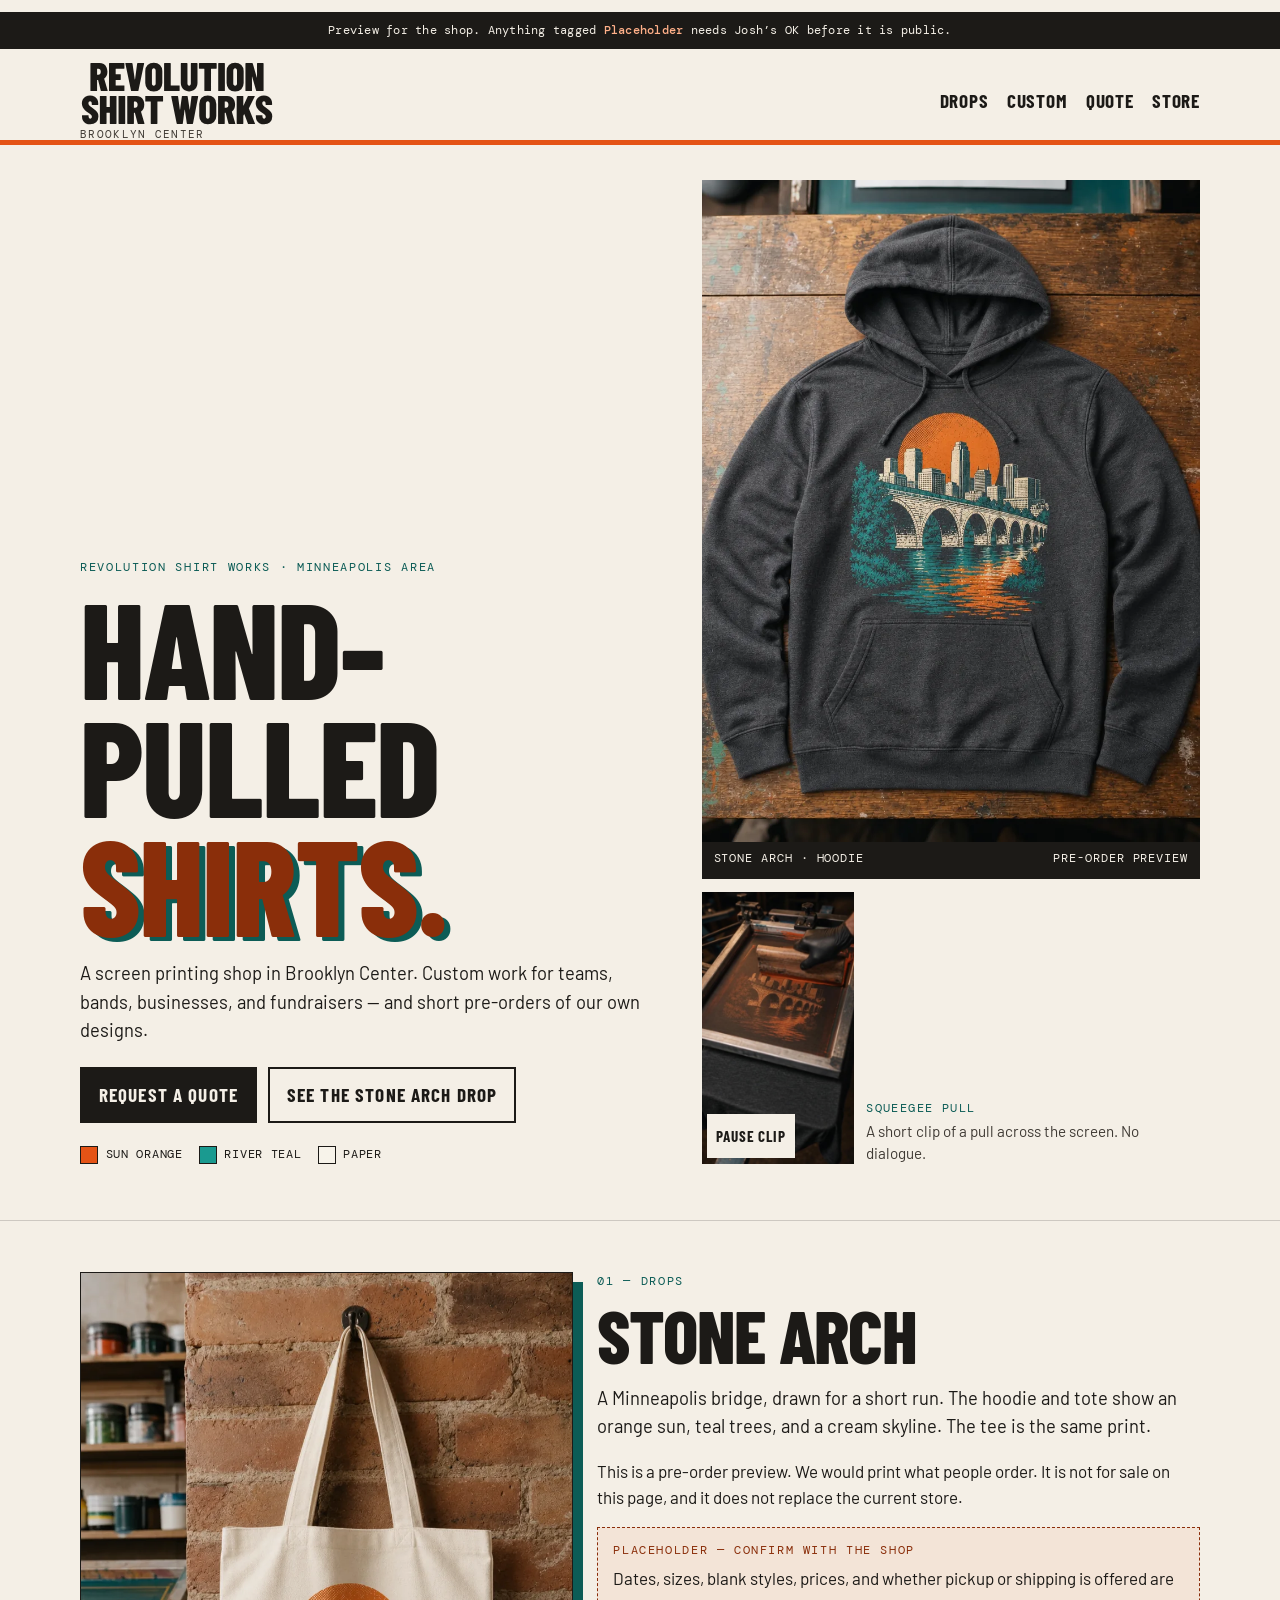
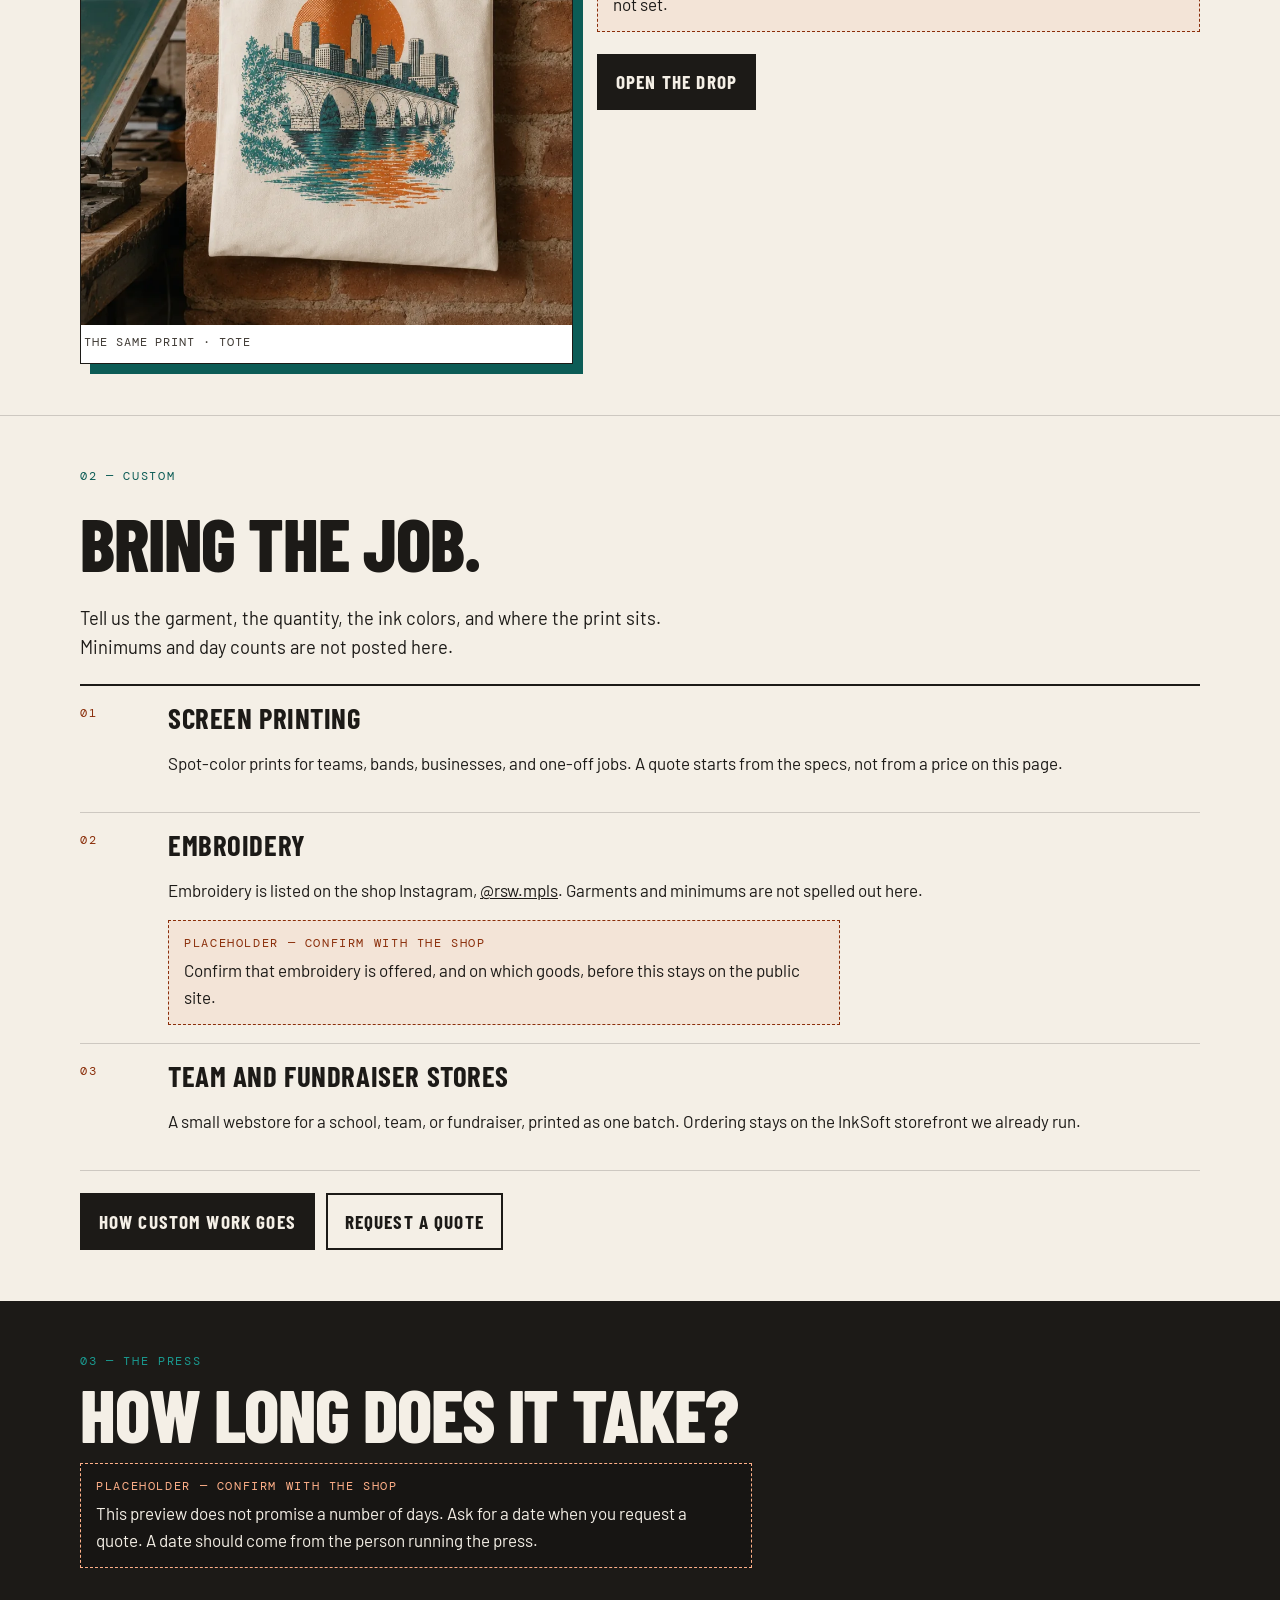
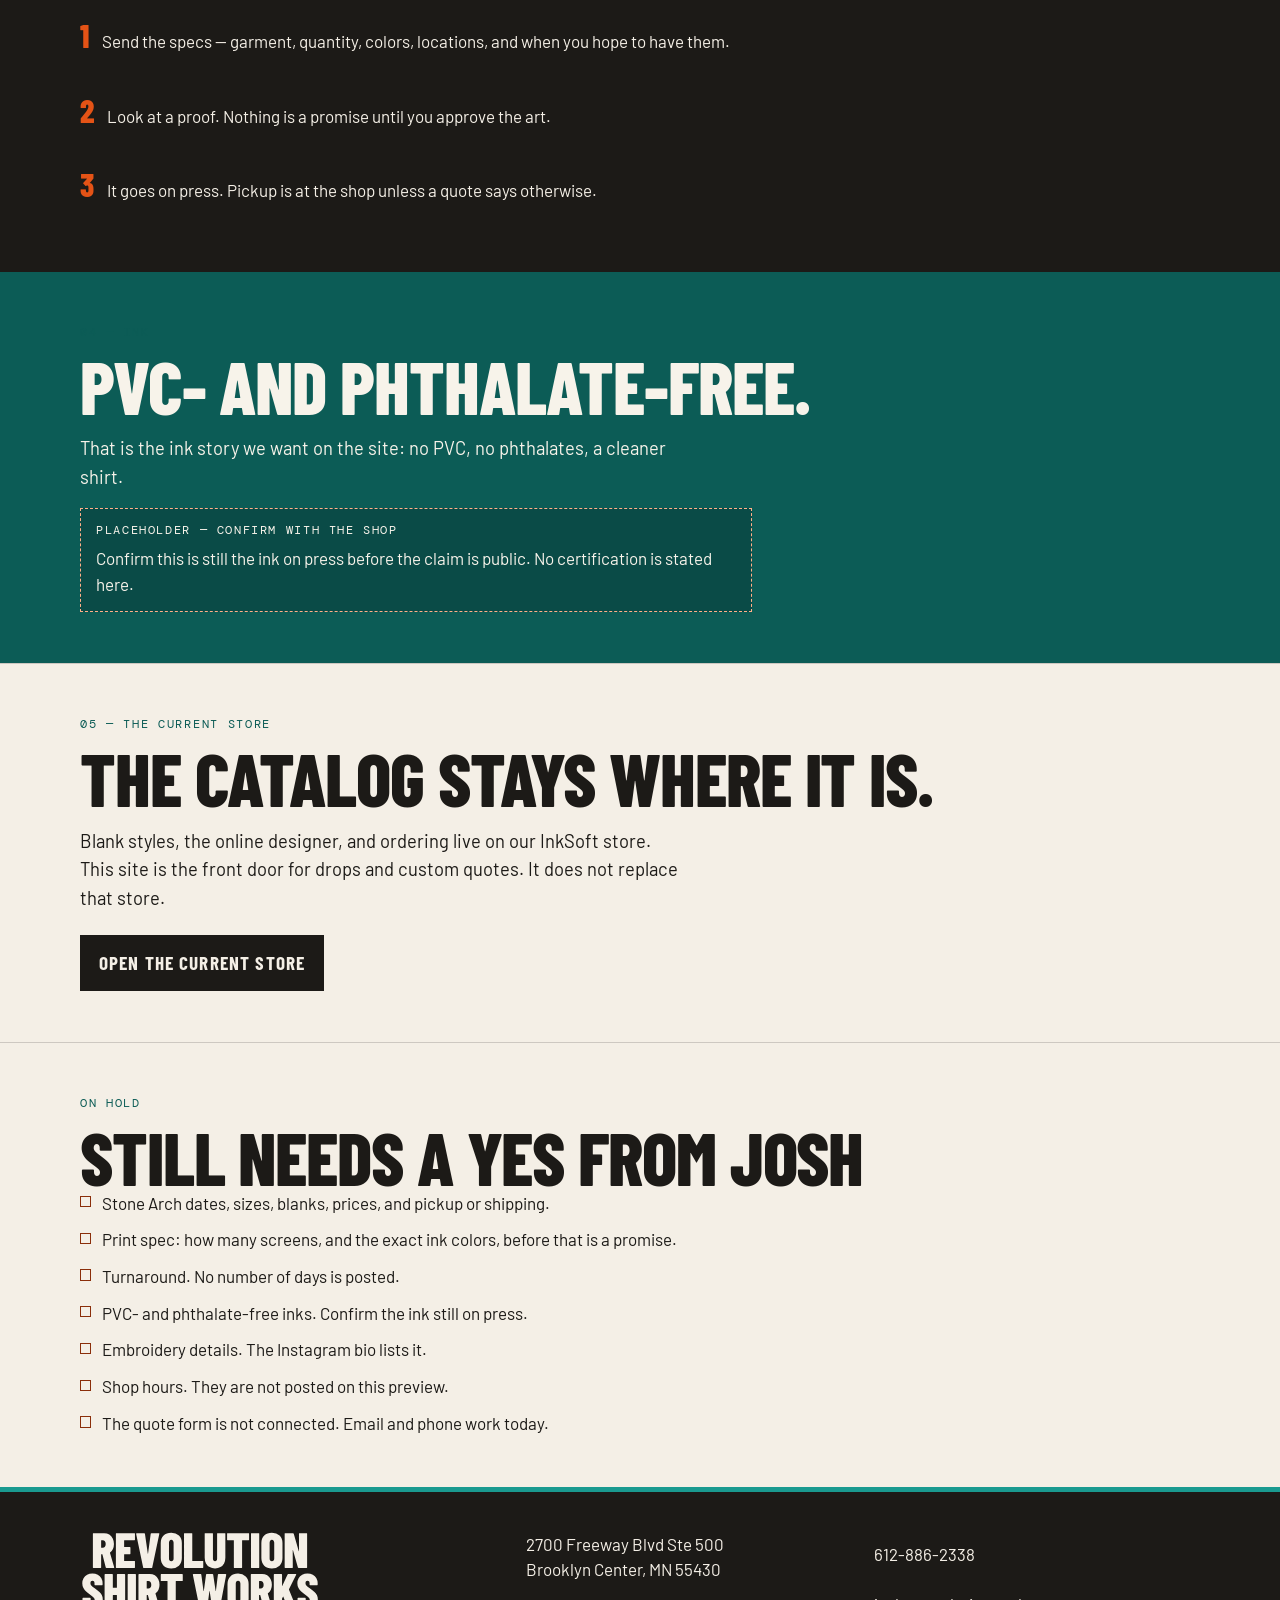
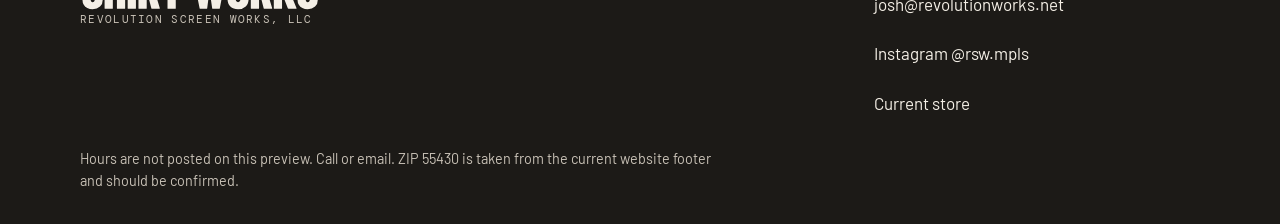
<file: index.html>
<!DOCTYPE html>
<html lang="en">
<head>
  <meta charset="utf-8">
  <meta name="viewport" content="width=device-width, initial-scale=1">
  <!-- PREVIEW: remove the noindex meta when this marketing site is the public site. -->
  <meta name="robots" content="noindex, follow">
  <title>Revolution Shirt Works | Screen printing in Brooklyn Center</title>
  <meta name="description" content="Revolution Shirt Works screen prints in Brooklyn Center, Minnesota. Custom tees and team stores, plus limited pre-order drops of our own designs.">
  <link rel="canonical" href="https://revolutionworks.net/">
  <meta property="og:title" content="Revolution Shirt Works | Screen printing in Brooklyn Center">
  <meta property="og:description" content="Custom screen printing in Brooklyn Center, plus limited pre-order drops of our own designs.">
  <meta property="og:type" content="website">
  <meta property="og:url" content="https://revolutionworks.net/">
  <meta property="og:image" content="https://revolution-shirt-works.kyleplathe.workers.dev/assets/og-card.png">
  <meta property="og:image:alt" content="Revolution Shirt Works wordmark. Screen printing in Brooklyn Center.">
  <meta property="og:image:width" content="1200">
  <meta property="og:image:height" content="630">
  <meta property="og:locale" content="en_US">
  <meta name="twitter:card" content="summary_large_image">
  <meta name="twitter:title" content="Revolution Shirt Works | Screen printing in Brooklyn Center">
  <meta name="twitter:description" content="Custom screen printing in Brooklyn Center, plus limited pre-order drops of our own designs.">
  <meta name="twitter:image" content="https://revolution-shirt-works.kyleplathe.workers.dev/assets/og-card.png">
  <meta name="theme-color" content="#1c1a17">
  <link rel="icon" href="favicon.svg" type="image/svg+xml">
  <link rel="manifest" href="site.webmanifest">
  <link rel="preload" as="image" href="assets/hoodie.webp" type="image/webp">
  <link rel="stylesheet" href="css/site.css">
  <script type="application/ld+json">
  {
    "@context": "https://schema.org",
    "@type": "LocalBusiness",
    "name": "Revolution Shirt Works",
    "legalName": "Revolution Screen Works, LLC",
    "url": "https://revolutionworks.net",
    "telephone": "+1-612-886-2338",
    "email": "josh@revolutionworks.net",
    "image": "https://revolution-shirt-works.kyleplathe.workers.dev/assets/og-card.png",
    "address": {
      "@type": "PostalAddress",
      "streetAddress": "2700 Freeway Blvd Ste 500",
      "addressLocality": "Brooklyn Center",
      "addressRegion": "MN",
      "postalCode": "55430",
      "addressCountry": "US"
    },
    "areaServed": "Minneapolis area",
    "sameAs": [
      "https://www.instagram.com/rsw.mpls/"
    ]
  }
  </script>
</head>
<body>
  <a class="skip" href="#main">Skip to content</a>
  <p class="preview-strip">Preview for the shop. Anything tagged <strong>Placeholder</strong> needs Josh’s OK before it is public.</p>
  <header class="site-header">
    <div class="wrap site-header__inner">
      <a class="wordmark" href="index.html">
        <span class="wordmark__mark" aria-hidden="true"></span>
        <span class="visually-hidden">Revolution Shirt Works</span>
        <span class="wordmark__place">Brooklyn Center</span>
      </a>
      <nav class="nav-desktop" aria-label="Primary">
        <a href="drops/">Drops</a>
        <a href="custom/">Custom</a>
        <a href="quote/">Quote</a>
        <a href="https://revolutionworks.net" rel="noopener noreferrer">Store</a>
      </nav>
      <button class="menu-button" type="button" data-menu-open aria-haspopup="dialog" aria-controls="site-menu">Menu</button>
    </div>
  </header>
  <dialog id="site-menu" aria-label="Menu">
    <form method="dialog"><button class="dialog-close" type="submit">Close</button></form>
    <nav aria-label="Mobile">
      <ul class="menu-list">
        <li><a href="drops/">Drops</a></li>
        <li><a href="custom/">Custom</a></li>
        <li><a href="quote/">Quote</a></li>
        <li><a href="https://revolutionworks.net" rel="noopener noreferrer">Store</a></li>
      </ul>
    </nav>
    <p class="menu-phone"><a href="tel:+16128862338">612-886-2338</a></p>
  </dialog>

  <main id="main">
    <section class="hero">
      <div class="wrap hero__grid">
        <div>
          <p class="kicker">Revolution Shirt Works · Minneapolis area</p>
          <h1 class="hero__title">
            <span class="line">Hand-pulled</span>
            <span class="line line--ink">shirts.</span>
          </h1>
          <p class="lede">A screen printing shop in Brooklyn Center. Custom work for teams, bands, businesses, and fundraisers — and short pre-orders of our own designs.</p>
          <div class="actions">
            <a class="btn" href="quote/">Request a quote</a>
            <a class="btn btn--ghost" href="drops/">See the Stone Arch drop</a>
          </div>
          <ul class="swatches" aria-label="Ink colors in the Stone Arch print">
            <li><span class="swatch swatch--orange" aria-hidden="true"></span> Sun orange</li>
            <li><span class="swatch swatch--teal" aria-hidden="true"></span> River teal</li>
            <li><span class="swatch swatch--paper" aria-hidden="true"></span> Paper</li>
          </ul>
        </div>
        <div class="hero__media">
          <figure class="poster">
            <img src="assets/hoodie.webp" width="880" height="1168" alt="Dark heather hoodie on a wood table, printed with the Stone Arch design: an orange halftone sun, a cream Minneapolis skyline and bridge, teal trees, and teal and orange water." fetchpriority="high">
            <figcaption>
              <span>Stone Arch · hoodie</span>
              <span>Pre-order preview</span>
            </figcaption>
          </figure>
          <figure class="clip">
            <div class="clip__frame">
              <video data-shop-video width="720" height="1288" poster="assets/squeegee-poster.jpg" playsinline muted loop preload="none">
                <source src="assets/squeegee.mp4" type="video/mp4">
              </video>
              <button class="video-toggle" type="button" data-video-toggle aria-pressed="false">Play clip</button>
            </div>
            <figcaption>
              <span>Squeegee pull</span>
              A short clip of a pull across the screen. No dialogue.
            </figcaption>
          </figure>
        </div>
      </div>
    </section>

    <section class="band" id="drops" aria-labelledby="drops-title">
      <div class="wrap split split--media">
        <figure class="film">
          <img src="assets/tote.webp" width="880" height="1168" alt="Natural canvas tote against a brick wall, printed with the same Stone Arch design: orange sun, cream skyline and bridge, and teal trees." loading="lazy">
          <figcaption>The same print · tote</figcaption>
        </figure>
        <div>
          <p class="kicker">01 — Drops</p>
          <h2 id="drops-title">Stone Arch</h2>
          <p class="lede">A Minneapolis bridge, drawn for a short run. The hoodie and tote show an orange sun, teal trees, and a cream skyline. The tee is the same print.</p>
          <p>This is a pre-order preview. We would print what people order. It is not for sale on this page, and it does not replace the current store.</p>
          <div class="hold" role="note">
            <span class="hold__tag">Placeholder — confirm with the shop</span>
            <p>Dates, sizes, blank styles, prices, and whether pickup or shipping is offered are not set.</p>
          </div>
          <div class="actions">
            <a class="btn" href="drops/">Open the drop</a>
          </div>
        </div>
      </div>
    </section>

    <section class="band" id="custom" aria-labelledby="custom-title">
      <div class="wrap">
        <div class="section-head">
          <p class="kicker">02 — Custom</p>
          <h2 id="custom-title">Bring the job.</h2>
          <p class="lede">Tell us the garment, the quantity, the ink colors, and where the print sits. Minimums and day counts are not posted here.</p>
        </div>
        <ol class="service-list">
          <li>
            <span class="num">01</span>
            <div>
              <h3>Screen printing</h3>
              <p>Spot-color prints for teams, bands, businesses, and one-off jobs. A quote starts from the specs, not from a price on this page.</p>
            </div>
          </li>
          <li>
            <span class="num">02</span>
            <div>
              <h3>Embroidery</h3>
              <p>Embroidery is listed on the shop Instagram, <a href="https://www.instagram.com/rsw.mpls/" rel="noopener noreferrer">@rsw.mpls</a>. Garments and minimums are not spelled out here.</p>
              <div class="hold" role="note">
                <span class="hold__tag">Placeholder — confirm with the shop</span>
                <p>Confirm that embroidery is offered, and on which goods, before this stays on the public site.</p>
              </div>
            </div>
          </li>
          <li>
            <span class="num">03</span>
            <div>
              <h3>Team and fundraiser stores</h3>
              <p>A small webstore for a school, team, or fundraiser, printed as one batch. Ordering stays on the InkSoft storefront we already run.</p>
            </div>
          </li>
        </ol>
        <div class="actions">
          <a class="btn" href="custom/">How custom work goes</a>
          <a class="btn btn--ghost" href="quote/">Request a quote</a>
        </div>
      </div>
    </section>

    <section class="band band--ink" id="turnaround" aria-labelledby="turn-title">
      <div class="wrap split">
        <div>
          <p class="kicker">03 — The press</p>
          <h2 id="turn-title">How long does it take?</h2>
          <div class="hold" role="note">
            <span class="hold__tag">Placeholder — confirm with the shop</span>
            <p>This preview does not promise a number of days. Ask for a date when you request a quote. A date should come from the person running the press.</p>
          </div>
        </div>
        <ol class="steps">
          <li><span class="num">1</span><p>Send the specs — garment, quantity, colors, locations, and when you hope to have them.</p></li>
          <li><span class="num">2</span><p>Look at a proof. Nothing is a promise until you approve the art.</p></li>
          <li><span class="num">3</span><p>It goes on press. Pickup is at the shop unless a quote says otherwise.</p></li>
        </ol>
      </div>
    </section>

    <section class="band band--teal" id="ink" aria-labelledby="ink-title">
      <div class="wrap">
        <p class="kicker">04 — Ink</p>
        <h2 id="ink-title">PVC- and phthalate-free.</h2>
        <p class="lede">That is the ink story we want on the site: no PVC, no phthalates, a cleaner shirt.</p>
        <div class="hold" role="note">
          <span class="hold__tag">Placeholder — confirm with the shop</span>
          <p>Confirm this is still the ink on press before the claim is public. No certification is stated here.</p>
        </div>
      </div>
    </section>

    <section class="band" aria-labelledby="store-title">
      <div class="wrap">
        <p class="kicker">05 — The current store</p>
        <h2 id="store-title">The catalog stays where it is.</h2>
        <p class="lede">Blank styles, the online designer, and ordering live on our InkSoft store. This site is the front door for drops and custom quotes. It does not replace that store.</p>
        <div class="actions">
          <a class="btn" href="https://revolutionworks.net" rel="noopener noreferrer">Open the current store</a>
        </div>
      </div>
    </section>

    <section class="band" id="confirm" aria-labelledby="confirm-title">
      <div class="wrap">
        <p class="kicker">On hold</p>
        <h2 id="confirm-title">Still needs a yes from Josh</h2>
        <ul class="confirm-list">
          <li>Stone Arch dates, sizes, blanks, prices, and pickup or shipping.</li>
          <li>Print spec: how many screens, and the exact ink colors, before that is a promise.</li>
          <li>Turnaround. No number of days is posted.</li>
          <li>PVC- and phthalate-free inks. Confirm the ink still on press.</li>
          <li>Embroidery details. The Instagram bio lists it.</li>
          <li>Shop hours. They are not posted on this preview.</li>
          <li>The quote form is not connected. Email and phone work today.</li>
        </ul>
      </div>
    </section>
  </main>

  <footer class="site-footer">
    <div class="wrap footer-grid">
      <div>
        <a class="wordmark" href="index.html">
          <span class="wordmark__mark" aria-hidden="true"></span>
          <span class="visually-hidden">Revolution Shirt Works</span>
          <span class="wordmark__place">Revolution Screen Works, LLC</span>
        </a>
      </div>
      <address>
        2700 Freeway Blvd Ste 500<br>
        Brooklyn Center, MN 55430
      </address>
      <ul class="footer-links">
        <li><a href="tel:+16128862338">612-886-2338</a></li>
        <li><a href="mailto:josh@revolutionworks.net">josh@revolutionworks.net</a></li>
        <li><a href="https://www.instagram.com/rsw.mpls/" rel="noopener noreferrer">Instagram @rsw.mpls</a></li>
        <li><a href="https://revolutionworks.net" rel="noopener noreferrer">Current store</a></li>
      </ul>
    </div>
    <div class="wrap">
      <p class="legal">Hours are not posted on this preview. Call or email. ZIP 55430 is taken from the current website footer and should be confirmed.</p>
    </div>
  </footer>
  <script src="js/site.js"></script>
</body>
</html>
</file>
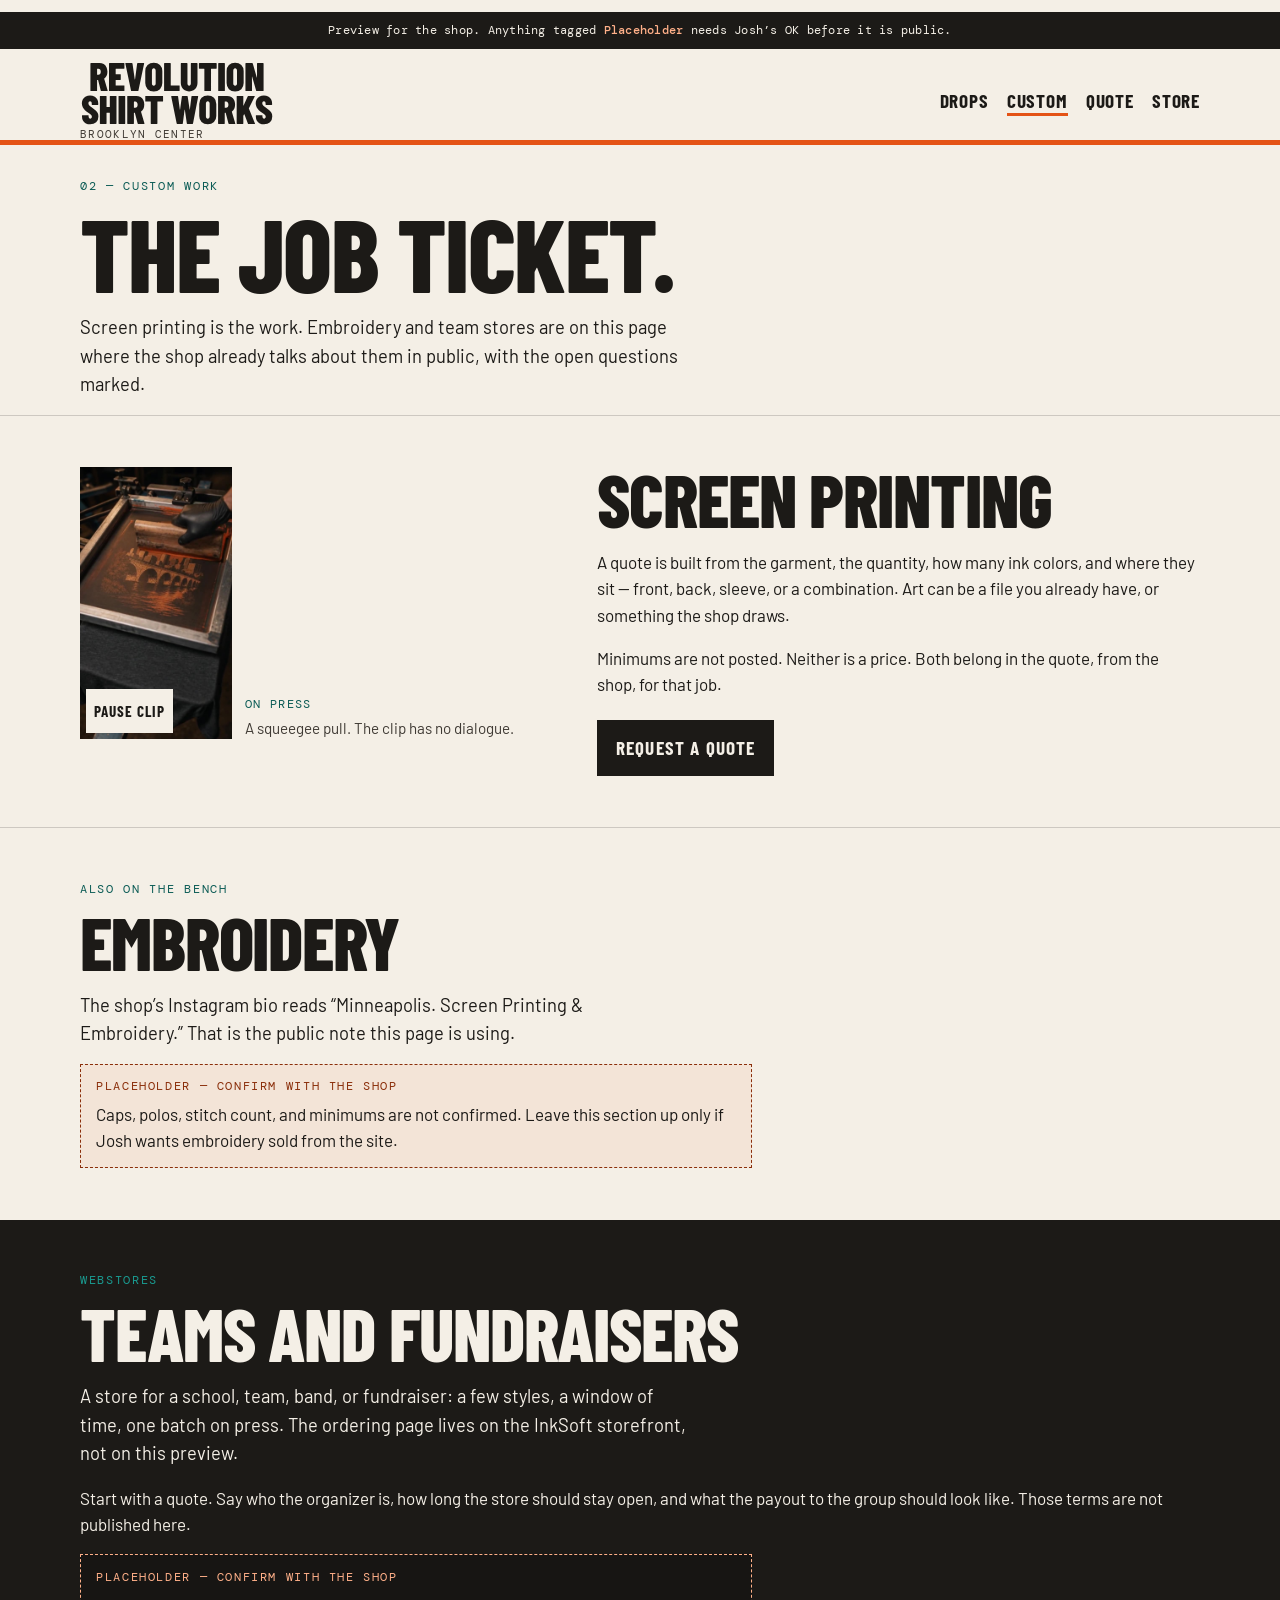
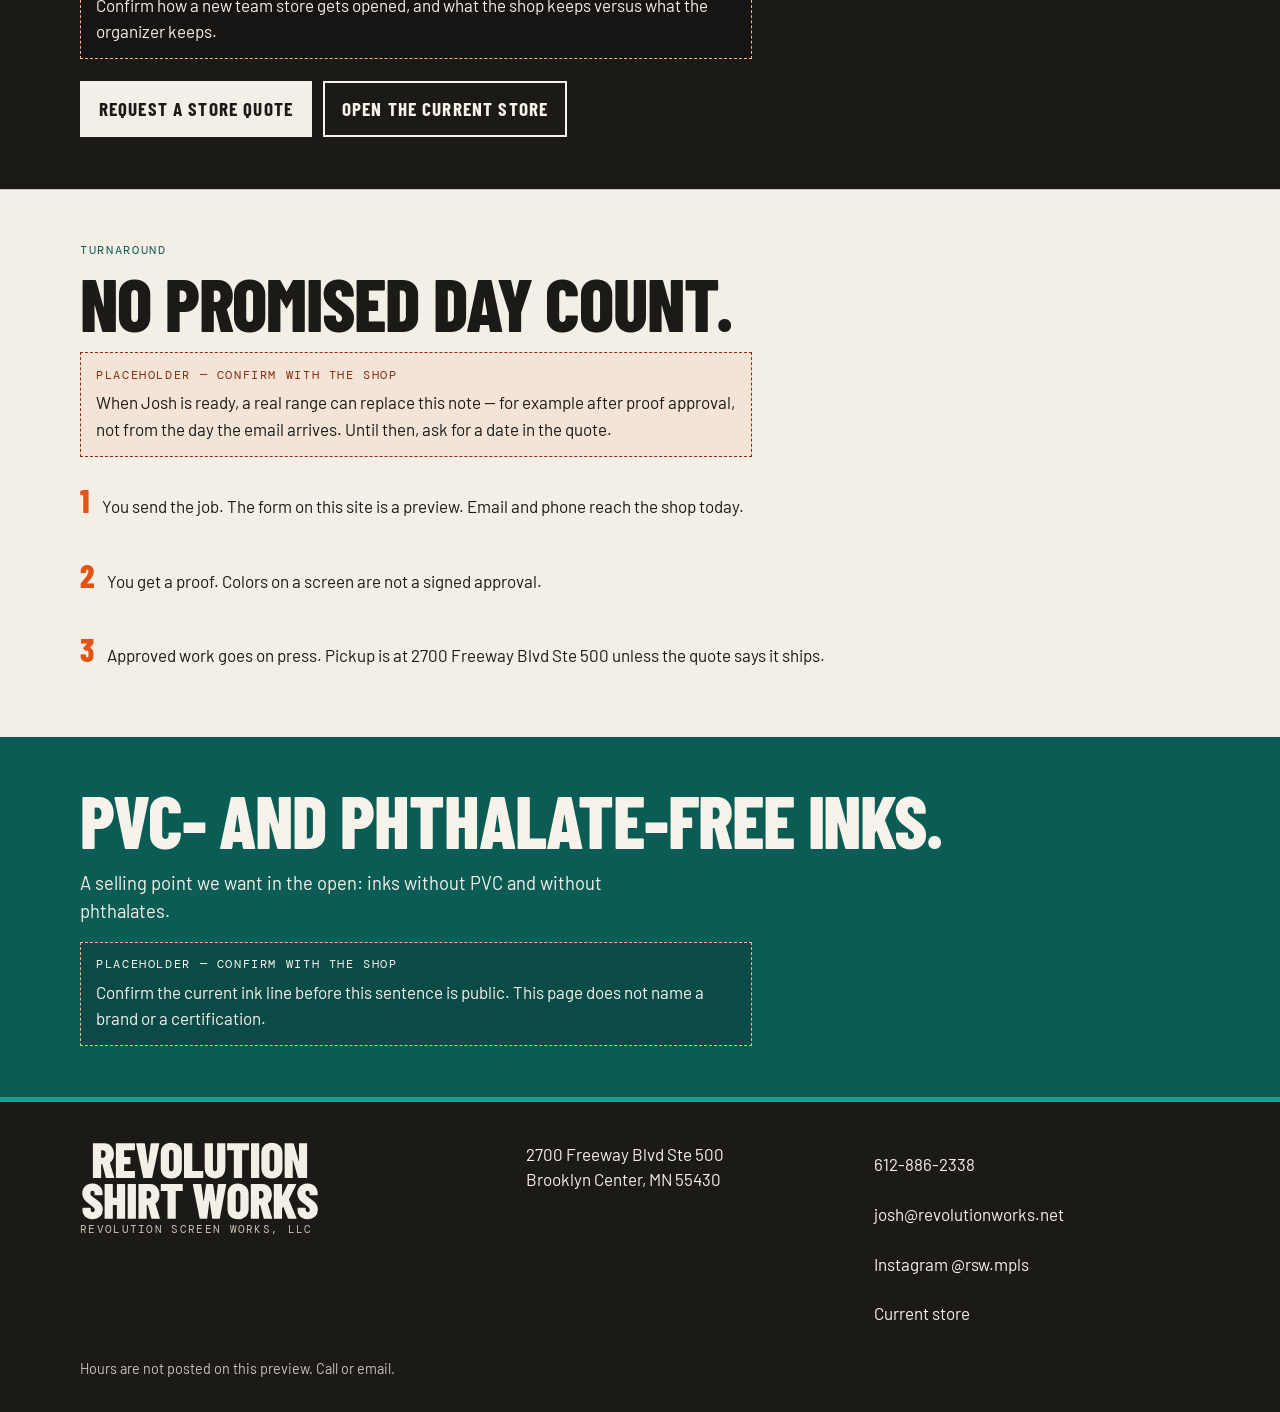
<file: custom/index.html>
<!DOCTYPE html>
<html lang="en">
<head>
  <meta charset="utf-8">
  <meta name="viewport" content="width=device-width, initial-scale=1">
  <!-- PREVIEW: remove the noindex meta when this marketing site is the public site. -->
  <meta name="robots" content="noindex, follow">
  <title>Custom screen printing | Revolution Shirt Works</title>
  <meta name="description" content="Custom screen printing from Revolution Shirt Works in Brooklyn Center. Embroidery and team webstores are listed, with placeholders where the shop still needs to confirm details.">
  <link rel="canonical" href="https://revolutionworks.net/custom/">
  <meta property="og:title" content="Custom screen printing | Revolution Shirt Works">
  <meta property="og:description" content="Screen printing, embroidery, and team stores from a Brooklyn Center shop. Turnaround and embroidery details are still to confirm.">
  <meta property="og:type" content="website">
  <meta property="og:url" content="https://revolutionworks.net/custom/">
  <meta property="og:image" content="https://revolution-shirt-works.kyleplathe.workers.dev/assets/og-card.png">
  <meta property="og:image:alt" content="Revolution Shirt Works wordmark. Screen printing in Brooklyn Center.">
  <meta property="og:image:width" content="1200">
  <meta property="og:image:height" content="630">
  <meta property="og:locale" content="en_US">
  <meta name="twitter:card" content="summary_large_image">
  <meta name="twitter:title" content="Custom screen printing | Revolution Shirt Works">
  <meta name="twitter:description" content="Screen printing, embroidery, and team stores. Some details are still marked for the shop to confirm.">
  <meta name="twitter:image" content="https://revolution-shirt-works.kyleplathe.workers.dev/assets/og-card.png">
  <meta name="theme-color" content="#1c1a17">
  <link rel="icon" href="../favicon.svg" type="image/svg+xml">
  <link rel="manifest" href="../site.webmanifest">
  <link rel="stylesheet" href="../css/site.css">
</head>
<body>
  <a class="skip" href="#main">Skip to content</a>
  <p class="preview-strip">Preview for the shop. Anything tagged <strong>Placeholder</strong> needs Josh’s OK before it is public.</p>
  <header class="site-header">
    <div class="wrap site-header__inner">
      <a class="wordmark" href="../index.html">
        <span class="wordmark__mark" aria-hidden="true"></span>
        <span class="visually-hidden">Revolution Shirt Works</span>
        <span class="wordmark__place">Brooklyn Center</span>
      </a>
      <nav class="nav-desktop" aria-label="Primary">
        <a href="../drops/">Drops</a>
        <a href="./" aria-current="page">Custom</a>
        <a href="../quote/">Quote</a>
        <a href="https://revolutionworks.net" rel="noopener noreferrer">Store</a>
      </nav>
      <button class="menu-button" type="button" data-menu-open aria-haspopup="dialog" aria-controls="site-menu">Menu</button>
    </div>
  </header>
  <dialog id="site-menu" aria-label="Menu">
    <form method="dialog"><button class="dialog-close" type="submit">Close</button></form>
    <nav aria-label="Mobile">
      <ul class="menu-list">
        <li><a href="../drops/">Drops</a></li>
        <li><a href="./" aria-current="page">Custom</a></li>
        <li><a href="../quote/">Quote</a></li>
        <li><a href="https://revolutionworks.net" rel="noopener noreferrer">Store</a></li>
      </ul>
    </nav>
    <p class="menu-phone"><a href="tel:+16128862338">612-886-2338</a></p>
  </dialog>

  <main id="main">
    <header class="page-hero">
      <div class="wrap">
        <p class="kicker">02 — Custom work</p>
        <h1>The job ticket.</h1>
        <p class="lede">Screen printing is the work. Embroidery and team stores are on this page where the shop already talks about them in public, with the open questions marked.</p>
      </div>
    </header>

    <section class="band" aria-labelledby="print-title">
      <div class="wrap split split--media">
        <figure class="clip clip--beside">
          <div class="clip__frame">
            <video data-shop-video width="720" height="1288" poster="../assets/squeegee-poster.jpg" playsinline muted loop preload="none">
              <source src="../assets/squeegee.mp4" type="video/mp4">
            </video>
            <button class="video-toggle" type="button" data-video-toggle aria-pressed="false">Play clip</button>
          </div>
          <figcaption>
            <span>On press</span>
            A squeegee pull. The clip has no dialogue.
          </figcaption>
        </figure>
        <div>
          <h2 id="print-title">Screen printing</h2>
          <p>A quote is built from the garment, the quantity, how many ink colors, and where they sit — front, back, sleeve, or a combination. Art can be a file you already have, or something the shop draws.</p>
          <p>Minimums are not posted. Neither is a price. Both belong in the quote, from the shop, for that job.</p>
          <div class="actions">
            <a class="btn" href="../quote/">Request a quote</a>
          </div>
        </div>
      </div>
    </section>

    <section class="band" aria-labelledby="emb-title">
      <div class="wrap">
        <p class="kicker">Also on the bench</p>
        <h2 id="emb-title">Embroidery</h2>
        <p class="lede">The shop’s Instagram bio reads “Minneapolis. Screen Printing &amp; Embroidery.” That is the public note this page is using.</p>
        <div class="hold" role="note">
          <span class="hold__tag">Placeholder — confirm with the shop</span>
          <p>Caps, polos, stitch count, and minimums are not confirmed. Leave this section up only if Josh wants embroidery sold from the site.</p>
        </div>
      </div>
    </section>

    <section class="band band--ink" aria-labelledby="store-title">
      <div class="wrap">
        <p class="kicker">Webstores</p>
        <h2 id="store-title">Teams and fundraisers</h2>
        <p class="lede">A store for a school, team, band, or fundraiser: a few styles, a window of time, one batch on press. The ordering page lives on the InkSoft storefront, not on this preview.</p>
        <p>Start with a quote. Say who the organizer is, how long the store should stay open, and what the payout to the group should look like. Those terms are not published here.</p>
        <div class="hold" role="note">
          <span class="hold__tag">Placeholder — confirm with the shop</span>
          <p>Confirm how a new team store gets opened, and what the shop keeps versus what the organizer keeps.</p>
        </div>
        <div class="actions">
          <a class="btn" href="../quote/">Request a store quote</a>
          <a class="btn btn--ghost" href="https://revolutionworks.net" rel="noopener noreferrer">Open the current store</a>
        </div>
      </div>
    </section>

    <section class="band" id="turnaround" aria-labelledby="turn-title">
      <div class="wrap">
        <p class="kicker">Turnaround</p>
        <h2 id="turn-title">No promised day count.</h2>
        <div class="hold" role="note">
          <span class="hold__tag">Placeholder — confirm with the shop</span>
          <p>When Josh is ready, a real range can replace this note — for example after proof approval, not from the day the email arrives. Until then, ask for a date in the quote.</p>
        </div>
        <ol class="steps">
          <li><span class="num">1</span><p>You send the job. The form on this site is a preview. Email and phone reach the shop today.</p></li>
          <li><span class="num">2</span><p>You get a proof. Colors on a screen are not a signed approval.</p></li>
          <li><span class="num">3</span><p>Approved work goes on press. Pickup is at 2700 Freeway Blvd Ste 500 unless the quote says it ships.</p></li>
        </ol>
      </div>
    </section>

    <section class="band band--teal" aria-labelledby="ink-title">
      <div class="wrap">
        <h2 id="ink-title">PVC- and phthalate-free inks.</h2>
        <p class="lede">A selling point we want in the open: inks without PVC and without phthalates.</p>
        <div class="hold" role="note">
          <span class="hold__tag">Placeholder — confirm with the shop</span>
          <p>Confirm the current ink line before this sentence is public. This page does not name a brand or a certification.</p>
        </div>
      </div>
    </section>
  </main>

  <footer class="site-footer">
    <div class="wrap footer-grid">
      <div>
        <a class="wordmark" href="../index.html">
          <span class="wordmark__mark" aria-hidden="true"></span>
          <span class="visually-hidden">Revolution Shirt Works</span>
          <span class="wordmark__place">Revolution Screen Works, LLC</span>
        </a>
      </div>
      <address>
        2700 Freeway Blvd Ste 500<br>
        Brooklyn Center, MN 55430
      </address>
      <ul class="footer-links">
        <li><a href="tel:+16128862338">612-886-2338</a></li>
        <li><a href="mailto:josh@revolutionworks.net">josh@revolutionworks.net</a></li>
        <li><a href="https://www.instagram.com/rsw.mpls/" rel="noopener noreferrer">Instagram @rsw.mpls</a></li>
        <li><a href="https://revolutionworks.net" rel="noopener noreferrer">Current store</a></li>
      </ul>
    </div>
    <div class="wrap">
      <p class="legal">Hours are not posted on this preview. Call or email.</p>
    </div>
  </footer>
  <script src="../js/site.js"></script>
</body>
</html>
</file>
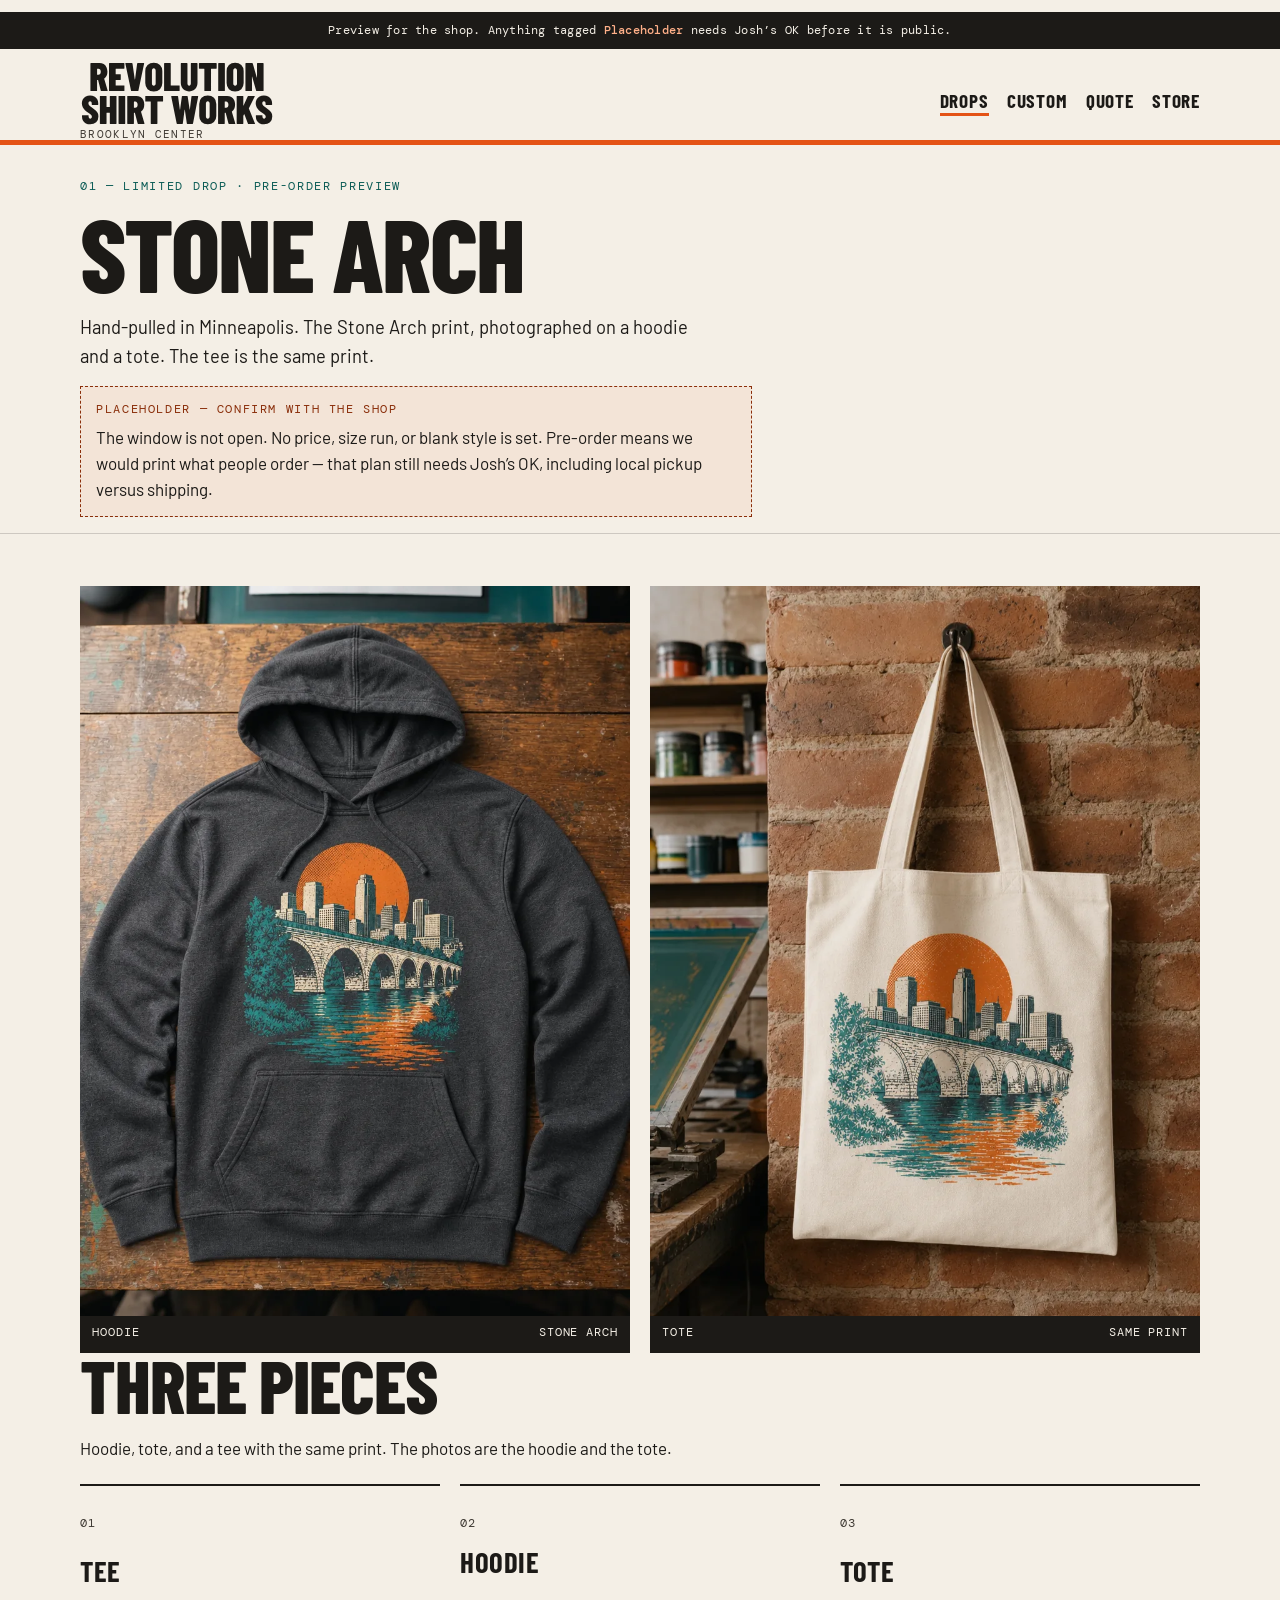
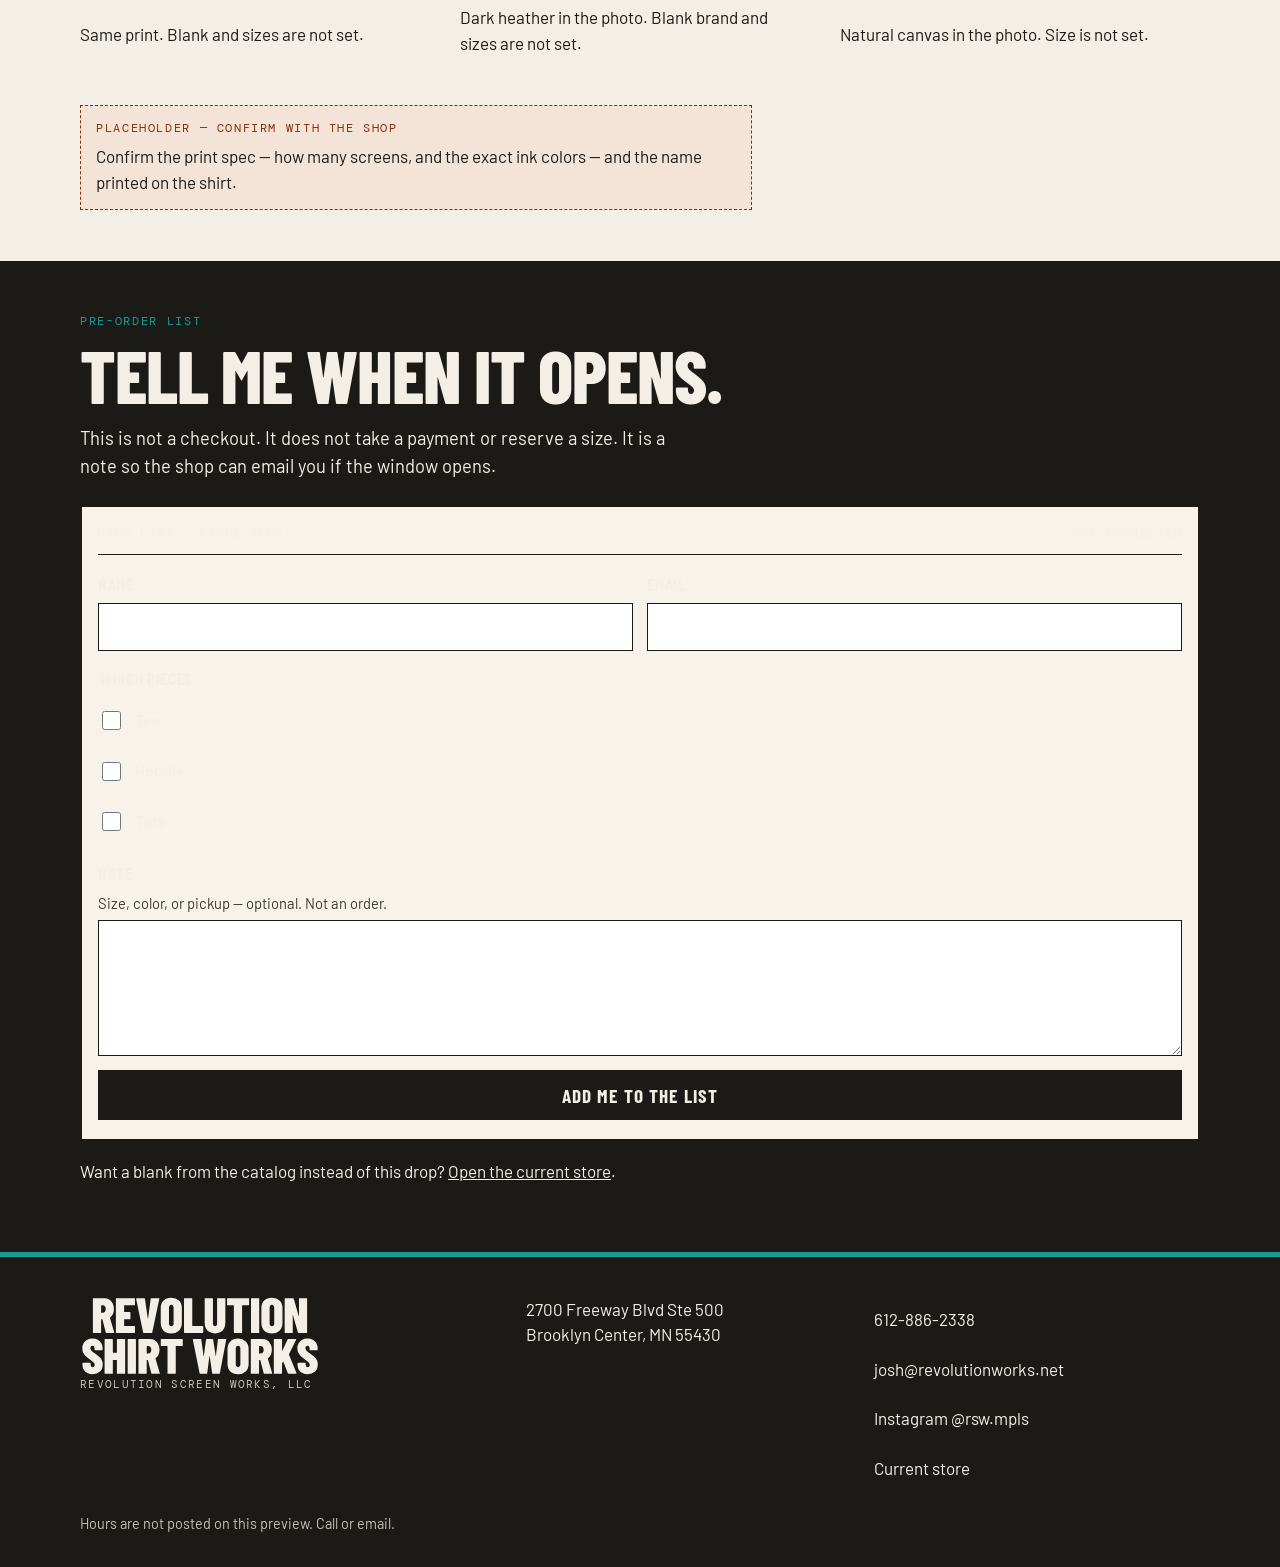
<file: drops/index.html>
<!DOCTYPE html>
<html lang="en">
<head>
  <meta charset="utf-8">
  <meta name="viewport" content="width=device-width, initial-scale=1">
  <!-- PREVIEW: remove the noindex meta when this marketing site is the public site. -->
  <meta name="robots" content="noindex, follow">
  <title>Stone Arch drop | Revolution Shirt Works</title>
  <meta name="description" content="Stone Arch is a limited pre-order preview from Revolution Shirt Works: a Minneapolis bridge print on a tee, hoodie, and tote. Dates and prices are not set.">
  <link rel="canonical" href="https://revolutionworks.net/drops/">
  <meta property="og:title" content="Stone Arch drop | Revolution Shirt Works">
  <meta property="og:description" content="A limited pre-order preview. The Minneapolis Stone Arch print on a tee, hoodie, and tote. Dates and prices are not set.">
  <meta property="og:type" content="website">
  <meta property="og:url" content="https://revolutionworks.net/drops/">
  <meta property="og:image" content="https://revolution-shirt-works.kyleplathe.workers.dev/assets/og-card.png">
  <meta property="og:image:alt" content="Revolution Shirt Works wordmark. Screen printing in Brooklyn Center.">
  <meta property="og:image:width" content="1200">
  <meta property="og:image:height" content="630">
  <meta property="og:locale" content="en_US">
  <meta name="twitter:card" content="summary_large_image">
  <meta name="twitter:title" content="Stone Arch drop | Revolution Shirt Works">
  <meta name="twitter:description" content="A limited pre-order preview. Dates and prices are not set.">
  <meta name="twitter:image" content="https://revolution-shirt-works.kyleplathe.workers.dev/assets/og-card.png">
  <meta name="theme-color" content="#1c1a17">
  <link rel="icon" href="../favicon.svg" type="image/svg+xml">
  <link rel="manifest" href="../site.webmanifest">
  <link rel="preload" as="image" href="../assets/hoodie.webp" type="image/webp">
  <link rel="stylesheet" href="../css/site.css">
</head>
<body>
  <a class="skip" href="#main">Skip to content</a>
  <p class="preview-strip">Preview for the shop. Anything tagged <strong>Placeholder</strong> needs Josh’s OK before it is public.</p>
  <header class="site-header">
    <div class="wrap site-header__inner">
      <a class="wordmark" href="../index.html">
        <span class="wordmark__mark" aria-hidden="true"></span>
        <span class="visually-hidden">Revolution Shirt Works</span>
        <span class="wordmark__place">Brooklyn Center</span>
      </a>
      <nav class="nav-desktop" aria-label="Primary">
        <a href="./" aria-current="page">Drops</a>
        <a href="../custom/">Custom</a>
        <a href="../quote/">Quote</a>
        <a href="https://revolutionworks.net" rel="noopener noreferrer">Store</a>
      </nav>
      <button class="menu-button" type="button" data-menu-open aria-haspopup="dialog" aria-controls="site-menu">Menu</button>
    </div>
  </header>
  <dialog id="site-menu" aria-label="Menu">
    <form method="dialog"><button class="dialog-close" type="submit">Close</button></form>
    <nav aria-label="Mobile">
      <ul class="menu-list">
        <li><a href="./" aria-current="page">Drops</a></li>
        <li><a href="../custom/">Custom</a></li>
        <li><a href="../quote/">Quote</a></li>
        <li><a href="https://revolutionworks.net" rel="noopener noreferrer">Store</a></li>
      </ul>
    </nav>
    <p class="menu-phone"><a href="tel:+16128862338">612-886-2338</a></p>
  </dialog>

  <main id="main">
    <header class="page-hero">
      <div class="wrap">
        <p class="kicker">01 — Limited drop · pre-order preview</p>
        <h1>Stone Arch</h1>
        <p class="lede">Hand-pulled in Minneapolis. The Stone Arch print, photographed on a hoodie and a tote. The tee is the same print.</p>
        <div class="hold" role="note">
          <span class="hold__tag">Placeholder — confirm with the shop</span>
          <p>The window is not open. No price, size run, or blank style is set. Pre-order means we would print what people order — that plan still needs Josh’s OK, including local pickup versus shipping.</p>
        </div>
      </div>
    </header>

    <section class="band" aria-labelledby="pieces-title">
      <div class="wrap">
        <div class="gallery gallery--two">
          <figure class="poster">
            <img src="../assets/hoodie.webp" width="880" height="1168" alt="Dark heather hoodie on a wood table, printed with the Stone Arch design: an orange halftone sun, a cream Minneapolis skyline and bridge, teal trees, and teal and orange water." fetchpriority="high">
            <figcaption>
              <span>Hoodie</span>
              <span>Stone Arch</span>
            </figcaption>
          </figure>
          <figure class="poster">
            <img src="../assets/tote.webp" width="880" height="1168" alt="Natural canvas tote against a brick wall, printed with the same Stone Arch design: orange sun, cream skyline and bridge, and teal trees." loading="lazy">
            <figcaption>
              <span>Tote</span>
              <span>Same print</span>
            </figcaption>
          </figure>
        </div>

        <h2 id="pieces-title">Three pieces</h2>
        <p>Hoodie, tote, and a tee with the same print. The photos are the hoodie and the tote.</p>
        <ol class="pieces">
          <li>
            <p class="meta">01</p>
            <h3>Tee</h3>
            <p>Same print. Blank and sizes are not set.</p>
          </li>
          <li>
            <p class="meta">02</p>
            <h3>Hoodie</h3>
            <p>Dark heather in the photo. Blank brand and sizes are not set.</p>
          </li>
          <li>
            <p class="meta">03</p>
            <h3>Tote</h3>
            <p>Natural canvas in the photo. Size is not set.</p>
          </li>
        </ol>
        <div class="hold" role="note">
          <span class="hold__tag">Placeholder — confirm with the shop</span>
          <p>Confirm the print spec — how many screens, and the exact ink colors — and the name printed on the shirt.</p>
        </div>
      </div>
    </section>

    <section class="band band--ink" aria-labelledby="list-title">
      <div class="wrap">
        <p class="kicker">Pre-order list</p>
        <h2 id="list-title">Tell me when it opens.</h2>
        <p class="lede">This is not a checkout. It does not take a payment or reserve a size. It is a note so the shop can email you if the window opens.</p>
        <form class="ticket" action="#drop-status" method="post" data-preview="true" data-formspree="https://formspree.io/f/REPLACE_WITH_FORM_ID">
          <div class="ticket__head">
            <p>Drop list · Stone Arch</p>
            <p>Not connected</p>
          </div>
          <div class="fields">
            <div class="pair">
              <label>Name <input name="name" type="text" autocomplete="name" required></label>
              <label>Email <input name="email" type="email" autocomplete="email" required></label>
            </div>
            <fieldset class="checks">
              <legend>Which pieces</legend>
              <label class="check"><input type="checkbox" name="piece" value="tee"> Tee</label>
              <label class="check"><input type="checkbox" name="piece" value="hoodie"> Hoodie</label>
              <label class="check"><input type="checkbox" name="piece" value="tote"> Tote</label>
            </fieldset>
            <label>Note <span class="hint">Size, color, or pickup — optional. Not an order.</span>
              <textarea name="message"></textarea>
            </label>
            <div class="hp" aria-hidden="true">
              <label>Leave this empty <input type="text" name="_gotcha" tabindex="-1" autocomplete="off"></label>
            </div>
            <input type="hidden" name="_subject" value="Stone Arch drop list — Revolution Shirt Works">
            <button class="btn" type="submit">Add me to the list</button>
            <p class="status" data-status tabindex="-1" hidden></p>
          </div>
        </form>
        <p>Want a blank from the catalog instead of this drop? <a href="https://revolutionworks.net" rel="noopener noreferrer">Open the current store</a>.</p>
      </div>
    </section>
  </main>

  <footer class="site-footer">
    <div class="wrap footer-grid">
      <div>
        <a class="wordmark" href="../index.html">
          <span class="wordmark__mark" aria-hidden="true"></span>
          <span class="visually-hidden">Revolution Shirt Works</span>
          <span class="wordmark__place">Revolution Screen Works, LLC</span>
        </a>
      </div>
      <address>
        2700 Freeway Blvd Ste 500<br>
        Brooklyn Center, MN 55430
      </address>
      <ul class="footer-links">
        <li><a href="tel:+16128862338">612-886-2338</a></li>
        <li><a href="mailto:josh@revolutionworks.net">josh@revolutionworks.net</a></li>
        <li><a href="https://www.instagram.com/rsw.mpls/" rel="noopener noreferrer">Instagram @rsw.mpls</a></li>
        <li><a href="https://revolutionworks.net" rel="noopener noreferrer">Current store</a></li>
      </ul>
    </div>
    <div class="wrap">
      <p class="legal">Hours are not posted on this preview. Call or email.</p>
    </div>
  </footer>
  <script src="../js/site.js"></script>
</body>
</html>
</file>
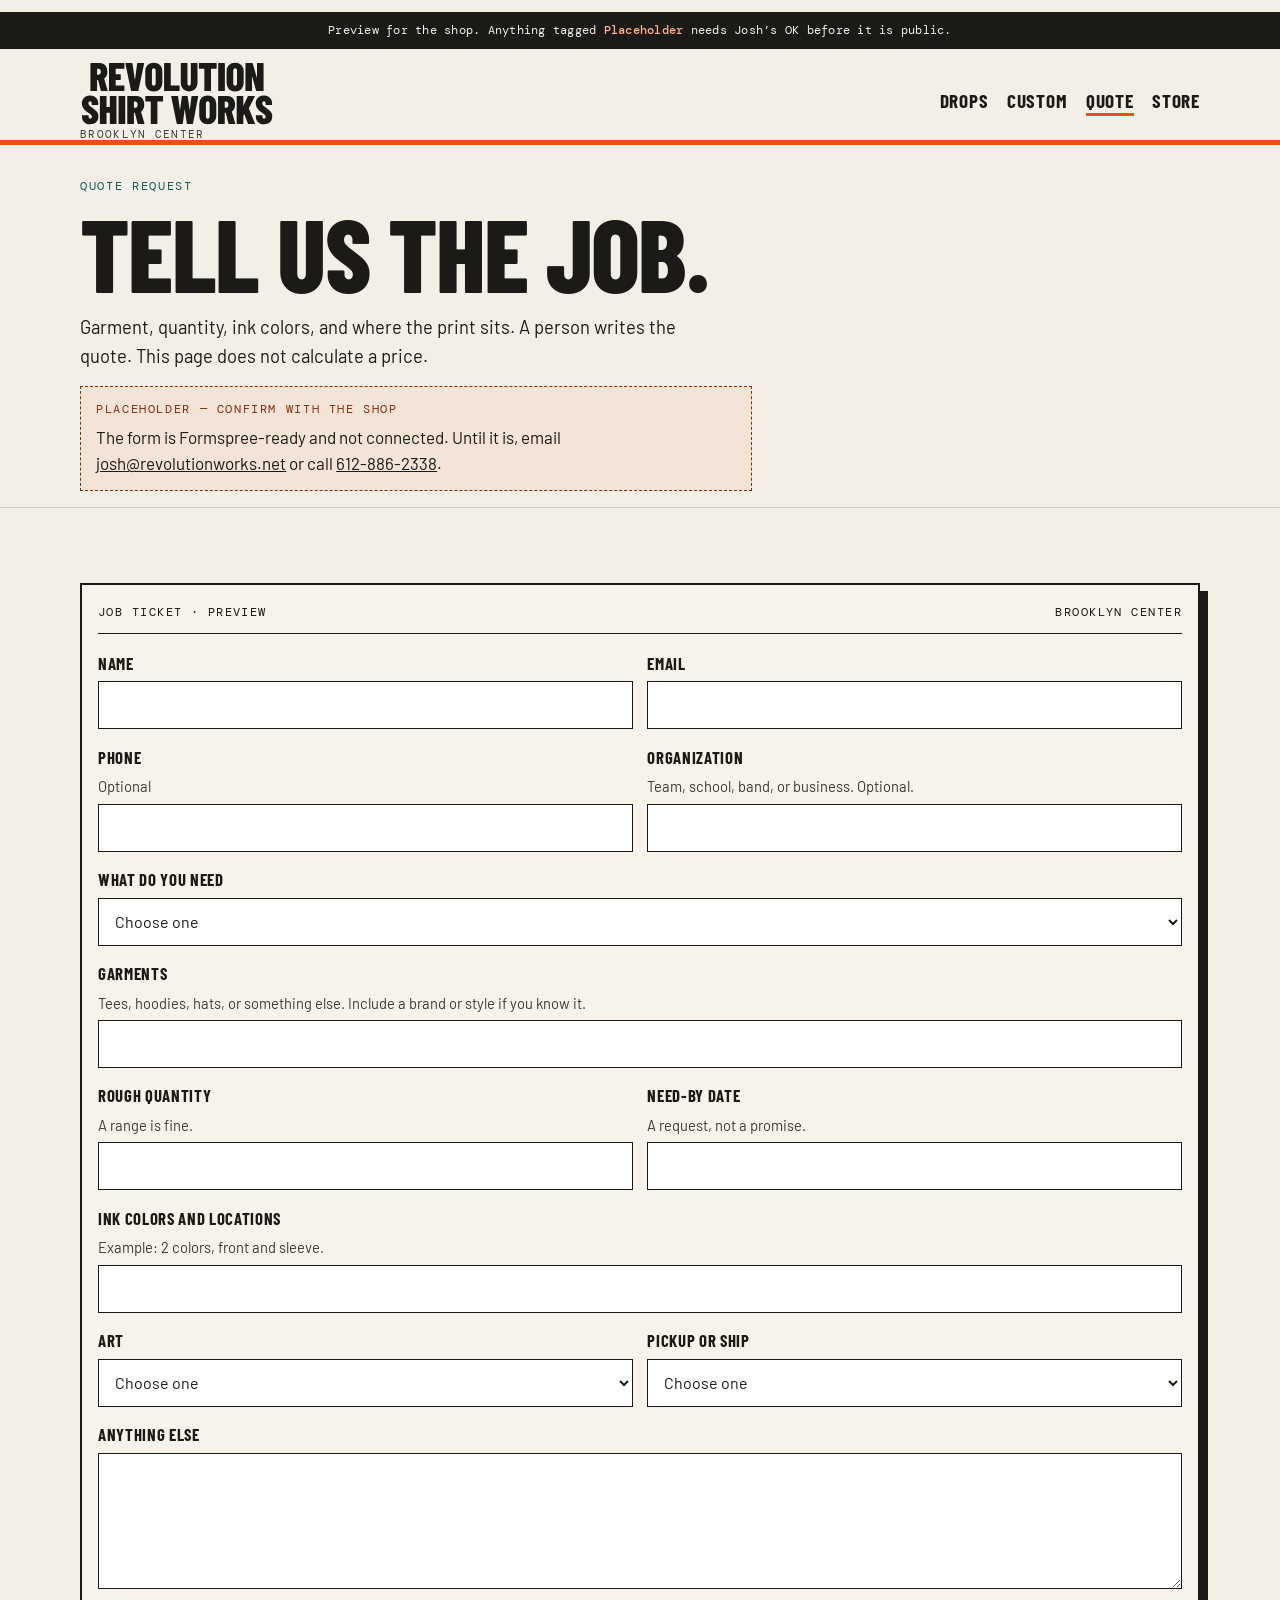
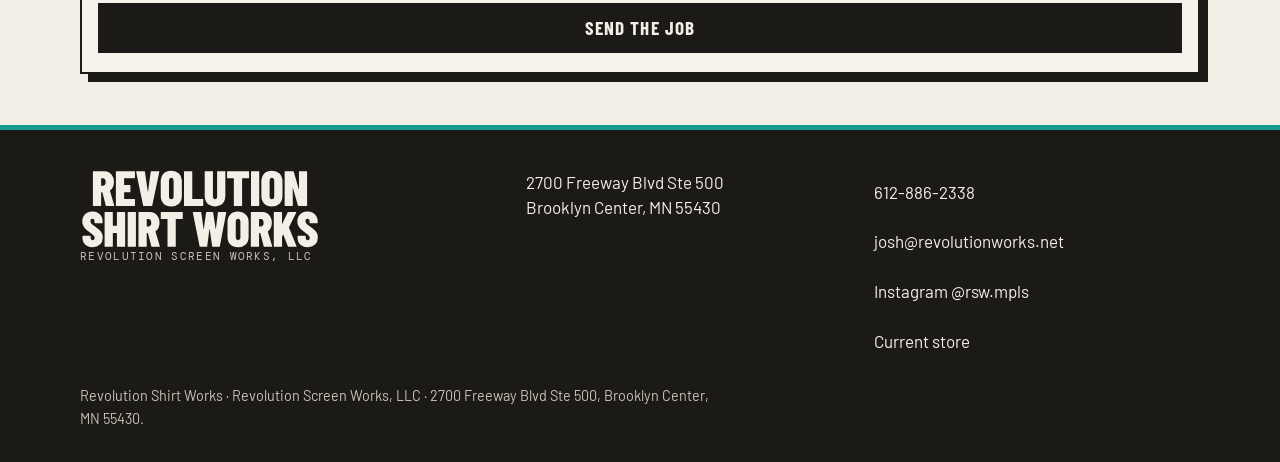
<file: quote/index.html>
<!DOCTYPE html>
<html lang="en">
<head>
  <meta charset="utf-8">
  <meta name="viewport" content="width=device-width, initial-scale=1">
  <!-- PREVIEW: remove the noindex meta when this marketing site is the public site. -->
  <meta name="robots" content="noindex, follow">
  <title>Request a quote | Revolution Shirt Works</title>
  <meta name="description" content="Request a screen printing quote from Revolution Shirt Works in Brooklyn Center. This preview form is not connected yet — email josh@revolutionworks.net or call 612-886-2338.">
  <link rel="canonical" href="https://revolutionworks.net/quote/">
  <meta property="og:title" content="Request a quote | Revolution Shirt Works">
  <meta property="og:description" content="Send a screen printing, embroidery, or team-store job to Revolution Shirt Works. The form is a preview until it is connected.">
  <meta property="og:type" content="website">
  <meta property="og:url" content="https://revolutionworks.net/quote/">
  <meta property="og:image" content="https://revolution-shirt-works.kyleplathe.workers.dev/assets/og-card.png">
  <meta property="og:image:alt" content="Revolution Shirt Works wordmark. Screen printing in Brooklyn Center.">
  <meta property="og:image:width" content="1200">
  <meta property="og:image:height" content="630">
  <meta property="og:locale" content="en_US">
  <meta name="twitter:card" content="summary_large_image">
  <meta name="twitter:title" content="Request a quote | Revolution Shirt Works">
  <meta name="twitter:description" content="The quote form is a preview. Email josh@revolutionworks.net or call 612-886-2338.">
  <meta name="twitter:image" content="https://revolution-shirt-works.kyleplathe.workers.dev/assets/og-card.png">
  <meta name="theme-color" content="#1c1a17">
  <link rel="icon" href="../favicon.svg" type="image/svg+xml">
  <link rel="manifest" href="../site.webmanifest">
  <link rel="stylesheet" href="../css/site.css">
</head>
<body>
  <a class="skip" href="#main">Skip to content</a>
  <p class="preview-strip">Preview for the shop. Anything tagged <strong>Placeholder</strong> needs Josh’s OK before it is public.</p>
  <header class="site-header">
    <div class="wrap site-header__inner">
      <a class="wordmark" href="../index.html">
        <span class="wordmark__mark" aria-hidden="true"></span>
        <span class="visually-hidden">Revolution Shirt Works</span>
        <span class="wordmark__place">Brooklyn Center</span>
      </a>
      <nav class="nav-desktop" aria-label="Primary">
        <a href="../drops/">Drops</a>
        <a href="../custom/">Custom</a>
        <a href="./" aria-current="page">Quote</a>
        <a href="https://revolutionworks.net" rel="noopener noreferrer">Store</a>
      </nav>
      <button class="menu-button" type="button" data-menu-open aria-haspopup="dialog" aria-controls="site-menu">Menu</button>
    </div>
  </header>
  <dialog id="site-menu" aria-label="Menu">
    <form method="dialog"><button class="dialog-close" type="submit">Close</button></form>
    <nav aria-label="Mobile">
      <ul class="menu-list">
        <li><a href="../drops/">Drops</a></li>
        <li><a href="../custom/">Custom</a></li>
        <li><a href="./" aria-current="page">Quote</a></li>
        <li><a href="https://revolutionworks.net" rel="noopener noreferrer">Store</a></li>
      </ul>
    </nav>
    <p class="menu-phone"><a href="tel:+16128862338">612-886-2338</a></p>
  </dialog>

  <main id="main">
    <header class="page-hero">
      <div class="wrap">
        <p class="kicker">Quote request</p>
        <h1>Tell us the job.</h1>
        <p class="lede">Garment, quantity, ink colors, and where the print sits. A person writes the quote. This page does not calculate a price.</p>
        <div class="hold" role="note">
          <span class="hold__tag">Placeholder — confirm with the shop</span>
          <p>The form is Formspree-ready and not connected. Until it is, email <a href="mailto:josh@revolutionworks.net">josh@revolutionworks.net</a> or call <a href="tel:+16128862338">612-886-2338</a>.</p>
        </div>
      </div>
    </header>

    <section class="band" aria-labelledby="form-title">
      <div class="wrap">
        <h2 id="form-title" class="visually-hidden">Quote form</h2>
        <form class="ticket" action="#quote-status" method="post" data-preview="true" data-formspree="https://formspree.io/f/REPLACE_WITH_FORM_ID">
          <div class="ticket__head">
            <p>Job ticket · preview</p>
            <p>Brooklyn Center</p>
          </div>
          <div class="fields">
            <div class="pair">
              <label>Name <input name="name" type="text" autocomplete="name" required></label>
              <label>Email <input name="email" type="email" autocomplete="email" required></label>
            </div>
            <div class="pair">
              <label>Phone <span class="hint">Optional</span>
                <input name="phone" type="tel" autocomplete="tel">
              </label>
              <label>Organization <span class="hint">Team, school, band, or business. Optional.</span>
                <input name="organization" type="text" autocomplete="organization">
              </label>
            </div>
            <label>What do you need
              <select name="job_type" required>
                <option value="">Choose one</option>
                <option>Screen printing</option>
                <option>Embroidery</option>
                <option>Team or fundraiser store</option>
                <option>Not sure yet</option>
              </select>
            </label>
            <label>Garments <span class="hint">Tees, hoodies, hats, or something else. Include a brand or style if you know it.</span>
              <input name="garments" type="text">
            </label>
            <div class="pair">
              <label>Rough quantity <span class="hint">A range is fine.</span>
                <input name="quantity" type="text" inputmode="numeric">
              </label>
              <label>Need-by date <span class="hint">A request, not a promise.</span>
                <input name="need_by" type="text" autocomplete="off">
              </label>
            </div>
            <label>Ink colors and locations <span class="hint">Example: 2 colors, front and sleeve.</span>
              <input name="colors_locations" type="text">
            </label>
            <div class="pair">
              <label>Art
                <select name="art_status">
                  <option value="">Choose one</option>
                  <option>I have a file</option>
                  <option>I need art help</option>
                  <option>Not sure</option>
                </select>
              </label>
              <label>Pickup or ship
                <select name="fulfillment">
                  <option value="">Choose one</option>
                  <option>Pickup at the shop</option>
                  <option>Ship</option>
                  <option>Not sure</option>
                </select>
              </label>
            </div>
            <label>Anything else
              <textarea name="message"></textarea>
            </label>
            <div class="hp" aria-hidden="true">
              <label>Leave this empty <input type="text" name="_gotcha" tabindex="-1" autocomplete="off"></label>
            </div>
            <input type="hidden" name="_subject" value="Quote request — Revolution Shirt Works">
            <button class="btn" type="submit">Send the job</button>
            <p id="quote-status" class="status" data-status tabindex="-1" hidden></p>
          </div>
        </form>
      </div>
    </section>
  </main>

  <footer class="site-footer">
    <div class="wrap footer-grid">
      <div>
        <a class="wordmark" href="../index.html">
          <span class="wordmark__mark" aria-hidden="true"></span>
          <span class="visually-hidden">Revolution Shirt Works</span>
          <span class="wordmark__place">Revolution Screen Works, LLC</span>
        </a>
      </div>
      <address>
        2700 Freeway Blvd Ste 500<br>
        Brooklyn Center, MN 55430
      </address>
      <ul class="footer-links">
        <li><a href="tel:+16128862338">612-886-2338</a></li>
        <li><a href="mailto:josh@revolutionworks.net">josh@revolutionworks.net</a></li>
        <li><a href="https://www.instagram.com/rsw.mpls/" rel="noopener noreferrer">Instagram @rsw.mpls</a></li>
        <li><a href="https://revolutionworks.net" rel="noopener noreferrer">Current store</a></li>
      </ul>
    </div>
    <div class="wrap">
      <p class="legal">Revolution Shirt Works · Revolution Screen Works, LLC · 2700 Freeway Blvd Ste 500, Brooklyn Center, MN 55430.</p>
    </div>
  </footer>
  <script src="../js/site.js"></script>
</body>
</html>
</file>
<file: css/site.css>
@import "fonts.css";

:root {
  --paper: #f4efe6;
  --paper-deep: #e7dcc8;
  --ink: #1c1a17;
  --ink-soft: #3f3a34;
  --orange: #e45316;
  --orange-deep: #8a2e0a;
  --teal: #0c5c56;
  --teal-bright: #1a9a90;
  --cream: #f7f3ea;
  --line: rgba(28, 26, 23, 0.18);
  --display: "Barlow Condensed", "Arial Narrow", Impact, sans-serif;
  --sans: "Barlow", "Avenir Next", "Segoe UI", sans-serif;
  --mono: "DM Mono", ui-monospace, "SFMono-Regular", Menlo, monospace;
  --wrap: 1120px;
  --pad: clamp(1rem, 4vw, 2.25rem);
  color-scheme: light;
}

*,
*::before,
*::after {
  box-sizing: border-box;
}

html {
  scroll-behavior: smooth;
  scroll-padding-top: 5.5rem;
}

body {
  margin: 0;
  overflow-x: clip;
  background: var(--paper);
  color: var(--ink);
  font-family: var(--sans);
  font-size: 1.0625rem;
  line-height: 1.55;
  text-rendering: optimizeLegibility;
}

img,
video {
  max-width: 100%;
  height: auto;
}

a {
  color: inherit;
}

a:hover {
  color: var(--orange-deep);
}

:focus-visible {
  outline: 3px solid var(--teal);
  outline-offset: 3px;
}

[hidden] {
  display: none !important;
}

.skip {
  position: absolute;
  left: 0.75rem;
  top: 0.75rem;
  z-index: 20;
  transform: translateY(-160%);
  background: var(--ink);
  color: var(--paper);
  padding: 0.65rem 0.85rem;
  text-decoration: none;
  font-family: var(--display);
  font-weight: 700;
  letter-spacing: 0.06em;
  text-transform: uppercase;
}

.skip:focus {
  transform: none;
}

.visually-hidden {
  position: absolute;
  width: 1px;
  height: 1px;
  padding: 0;
  margin: -1px;
  overflow: hidden;
  clip: rect(0, 0, 0, 0);
  white-space: nowrap;
  border: 0;
}

.preview-strip {
  background: var(--ink);
  color: var(--paper);
  font-family: var(--mono);
  font-size: 0.78rem;
  letter-spacing: 0.02em;
  padding: 0.55rem var(--pad);
  text-align: center;
}

.preview-strip strong {
  color: #ffb089;
  font-weight: 500;
}

.wrap {
  width: min(var(--wrap), calc(100% - (var(--pad) * 2)));
  margin-inline: auto;
}

.site-header {
  border-bottom: 5px solid var(--orange);
  background: var(--paper);
  position: sticky;
  top: 0;
  z-index: 5;
}

.site-header__inner {
  display: flex;
  align-items: center;
  justify-content: space-between;
  gap: 1rem;
  min-height: 4.25rem;
}

.wordmark {
  display: flex;
  flex-direction: column;
  align-items: flex-start;
  gap: 0.28rem;
  text-decoration: none;
  color: var(--ink);
  line-height: 0.9;
}

.wordmark__mark {
  display: block;
  width: 12.25rem;
  aspect-ratio: 4832 / 1568;
  background-color: currentColor;
  -webkit-mask-image: url("../assets/wordmark.svg");
  mask-image: url("../assets/wordmark.svg");
  -webkit-mask-repeat: no-repeat;
  mask-repeat: no-repeat;
  -webkit-mask-size: contain;
  mask-size: contain;
  -webkit-mask-position: left center;
  mask-position: left center;
}

.wordmark__place {
  font-family: var(--mono);
  font-size: 0.68rem;
  letter-spacing: 0.12em;
  text-transform: uppercase;
  color: var(--ink-soft);
}

.nav-desktop {
  display: none;
  align-items: center;
  gap: 0.25rem 1.15rem;
}

.nav-desktop a {
  font-family: var(--display);
  font-weight: 700;
  font-size: 1.2rem;
  letter-spacing: 0.04em;
  text-transform: uppercase;
  text-decoration: none;
}

.nav-desktop a[aria-current="page"] {
  box-shadow: inset 0 -3px 0 var(--orange);
}

.menu-button,
.btn,
.video-toggle,
.dialog-close {
  font-family: var(--display);
  font-weight: 700;
  letter-spacing: 0.06em;
  text-transform: uppercase;
  cursor: pointer;
}

.menu-button,
.dialog-close {
  min-height: 48px;
  min-width: 48px;
  border: 2px solid var(--ink);
  background: transparent;
  color: var(--ink);
  padding: 0.4rem 0.8rem;
}

#site-menu {
  border: 0;
  padding: 1.25rem 1.25rem 2rem;
  margin: 0 0 0 auto;
  width: min(100%, 22rem);
  height: 100%;
  max-height: none;
  max-width: 100%;
  background: var(--ink);
  color: var(--paper);
}

#site-menu::backdrop {
  background: rgba(28, 26, 23, 0.5);
}

#site-menu a {
  color: var(--paper);
  text-decoration: none;
}

#site-menu a:hover {
  color: #ffb089;
}

.dialog-close {
  border-color: var(--paper);
  color: var(--paper);
  margin-bottom: 1.5rem;
}

.menu-list {
  list-style: none;
  margin: 0;
  padding: 0;
  display: grid;
  gap: 0.35rem;
}

.menu-list a {
  display: flex;
  align-items: center;
  min-height: 48px;
  font-family: var(--display);
  font-weight: 700;
  font-size: 2rem;
  letter-spacing: 0.03em;
  text-transform: uppercase;
}

.menu-phone {
  margin-top: 1.5rem;
  font-family: var(--mono);
  font-size: 0.9rem;
}

.hero {
  padding: 1.5rem 0 2.5rem;
}

.kicker {
  font-family: var(--mono);
  font-size: 0.75rem;
  letter-spacing: 0.14em;
  text-transform: uppercase;
  color: var(--teal);
  margin: 0 0 0.75rem;
}

h1,
h2,
.h-display {
  font-family: var(--display);
  font-weight: 800;
  letter-spacing: -0.015em;
  line-height: 0.88;
  text-transform: uppercase;
  text-wrap: balance;
  margin: 0;
}

h1 {
  font-size: clamp(3.2rem, 15vw, 8.4rem);
}

section[id],
header[id] {
  scroll-margin-top: 5.5rem;
}

h2 {
  font-size: clamp(2.6rem, 8vw, 4.6rem);
}

h3 {
  font-family: var(--display);
  font-weight: 700;
  font-size: 1.8rem;
  letter-spacing: 0.02em;
  text-transform: uppercase;
  line-height: 1;
  margin: 0 0 0.35rem;
}

.lede {
  font-size: 1.15rem;
  max-width: 38rem;
  margin: 1rem 0 0;
}

.hero__title .line {
  display: block;
}

.hero__title .line--ink {
  color: var(--orange-deep);
  position: relative;
  width: max-content;
  max-width: 100%;
}

.hero__title .line--ink::before {
  content: "Shirts.";
  position: absolute;
  left: 0.045em;
  top: 0.035em;
  color: var(--teal);
  z-index: -1;
}

.actions {
  display: flex;
  flex-wrap: wrap;
  gap: 0.7rem;
  margin-top: 1.4rem;
}

.btn {
  display: inline-flex;
  align-items: center;
  justify-content: center;
  min-height: 48px;
  padding: 0.7rem 1.05rem;
  background: var(--ink);
  color: var(--paper);
  text-decoration: none;
  border: 2px solid var(--ink);
  font-size: 1.2rem;
}

.btn:hover {
  background: var(--orange-deep);
  border-color: var(--orange-deep);
  color: var(--paper);
}

.btn--ghost {
  background: transparent;
  color: var(--ink);
}

.btn--ghost:hover {
  background: var(--ink);
  color: var(--paper);
}

.band--ink .actions .btn,
.band--teal .actions .btn {
  background: var(--paper);
  color: var(--ink);
  border-color: var(--paper);
}

.band--ink .actions .btn:hover,
.band--teal .actions .btn:hover {
  background: var(--orange);
  border-color: var(--orange);
  color: var(--ink);
}

.band--ink .actions .btn--ghost,
.band--teal .actions .btn--ghost {
  background: transparent;
  color: var(--cream);
  border-color: var(--cream);
}

.band--ink .actions .btn--ghost:hover,
.band--teal .actions .btn--ghost:hover {
  background: var(--cream);
  color: var(--ink);
}

.swatches {
  display: flex;
  flex-wrap: wrap;
  gap: 0.55rem 1rem;
  list-style: none;
  padding: 0;
  margin: 1.4rem 0 0;
}

.swatches li {
  display: flex;
  align-items: center;
  gap: 0.45rem;
  font-family: var(--mono);
  font-size: 0.75rem;
  letter-spacing: 0.06em;
  text-transform: uppercase;
}

.swatch {
  width: 1.15rem;
  height: 1.15rem;
  border: 1px solid var(--ink);
  display: inline-block;
}

.swatch--orange { background: var(--orange); }
.swatch--teal { background: var(--teal-bright); }
.swatch--paper { background: var(--cream); }

.hero__grid {
  display: grid;
  gap: 1.75rem;
}

.poster {
  margin: 0;
  background: var(--ink);
  color: var(--paper);
}

.poster img,
.film img {
  display: block;
  width: 100%;
  height: auto;
}

.poster figcaption,
.film figcaption,
.clip figcaption {
  display: flex;
  justify-content: space-between;
  gap: 0.75rem;
  flex-wrap: wrap;
  padding: 0.55rem 0.75rem 0.7rem;
  font-family: var(--mono);
  font-size: 0.72rem;
  letter-spacing: 0.08em;
  text-transform: uppercase;
}

.clip {
  margin: 0.8rem 0 0;
  display: grid;
  grid-template-columns: 7.5rem 1fr;
  gap: 0.8rem;
  align-items: end;
}

.clip--beside {
  margin: 0;
}

.clip__frame {
  position: relative;
  background: var(--ink);
}

.clip video {
  display: block;
  width: 100%;
  height: auto;
}

.video-toggle {
  position: absolute;
  left: 0.35rem;
  bottom: 0.35rem;
  min-height: 44px;
  padding: 0.35rem 0.55rem;
  border: 0;
  background: var(--paper);
  color: var(--ink);
  font-size: 0.95rem;
}

.clip figcaption {
  padding: 0;
  display: block;
  color: var(--ink-soft);
  text-transform: none;
  letter-spacing: 0;
  font-family: var(--sans);
  font-size: 0.95rem;
  line-height: 1.4;
}

.clip figcaption span {
  display: block;
  font-family: var(--mono);
  font-size: 0.72rem;
  letter-spacing: 0.12em;
  text-transform: uppercase;
  color: var(--teal);
  margin-bottom: 0.3rem;
}

.band {
  padding: 3.2rem 0;
  border-top: 1px solid var(--line);
}

.band--ink {
  background: var(--ink);
  color: var(--paper);
  border-top: 0;
}

.band--ink a {
  color: var(--paper);
}

.band--ink .kicker {
  color: var(--teal-bright);
}

.band--teal {
  background: var(--teal);
  color: var(--cream);
  border-top: 0;
}

.band--teal a {
  color: var(--cream);
}

.split {
  display: grid;
  gap: 1.5rem;
}

.section-head {
  display: grid;
  gap: 0.8rem;
  margin-bottom: 1.4rem;
}

.hold {
  display: grid;
  gap: 0.3rem;
  margin: 1rem 0 0;
  padding: 0.85rem 0.95rem;
  border: 1.5px dashed var(--orange-deep);
  background: rgba(228, 83, 22, 0.07);
  max-width: 42rem;
}

.band--ink .hold,
.band--teal .hold {
  border-color: #ffb089;
  background: rgba(0, 0, 0, 0.18);
  color: inherit;
}

.hold__tag {
  font-family: var(--mono);
  font-size: 0.72rem;
  letter-spacing: 0.14em;
  text-transform: uppercase;
  color: var(--orange-deep);
}

.band--ink .hold__tag {
  color: #ffb089;
}

.band--teal .hold__tag {
  color: var(--cream);
}

.hold p {
  margin: 0;
}

.service-list,
.steps,
.confirm-list,
.pieces {
  list-style: none;
  margin: 0;
  padding: 0;
}

.service-list {
  display: grid;
  gap: 0;
  border-top: 2px solid var(--ink);
}

.service-list li {
  display: grid;
  gap: 0.35rem;
  padding: 1.15rem 0;
  border-bottom: 1px solid var(--line);
}

.service-list .num {
  font-family: var(--mono);
  font-size: 0.75rem;
  letter-spacing: 0.14em;
  color: var(--orange-deep);
}

.steps {
  display: grid;
  gap: 0.9rem;
  margin-top: 1.2rem;
}

.steps li {
  display: grid;
  grid-template-columns: auto 1fr;
  gap: 0.8rem;
  align-items: baseline;
}

.steps .num {
  font-family: var(--display);
  font-weight: 800;
  font-size: 2rem;
  line-height: 1;
  color: var(--orange);
}

.film {
  margin: 0;
  background: #fff;
  border: 1px solid var(--ink);
  box-shadow: 10px 10px 0 var(--teal);
}

.film figcaption {
  color: var(--ink-soft);
  padding-inline: 0.2rem;
}

.pieces {
  display: grid;
  gap: 0;
  border-top: 2px solid currentColor;
  margin-top: 1.4rem;
}

.pieces li {
  display: grid;
  gap: 0.25rem;
  padding: 1rem 0;
  border-bottom: 1px solid var(--line);
}

.band--ink .pieces {
  border-top-color: rgba(247, 243, 234, 0.4);
}

.band--ink .pieces li {
  border-bottom-color: rgba(247, 243, 234, 0.18);
}

.meta {
  font-family: var(--mono);
  font-size: 0.75rem;
  letter-spacing: 0.08em;
  text-transform: uppercase;
  color: var(--ink-soft);
}

.band--ink .meta {
  color: #c8c1b6;
}

.confirm-list {
  display: grid;
  gap: 0.65rem;
}

.confirm-list li {
  padding-left: 1.4rem;
  position: relative;
}

.confirm-list li::before {
  content: "";
  width: 0.7rem;
  height: 0.7rem;
  border: 1.5px solid var(--orange-deep);
  position: absolute;
  left: 0;
  top: 0.4rem;
}

.site-footer {
  background: var(--ink);
  color: var(--paper);
  padding: 2.5rem 0 2rem;
  border-top: 5px solid var(--teal-bright);
}

.site-footer a {
  color: var(--paper);
  text-decoration: none;
}

.site-footer a:hover {
  color: #ffb089;
}

.footer-grid {
  display: grid;
  gap: 1.4rem;
}

.site-footer .wordmark__mark {
  width: 15rem;
}

.site-footer .wordmark__place {
  color: #c8c1b6;
}

.site-footer address {
  font-style: normal;
  line-height: 1.45;
}

.footer-links {
  list-style: none;
  margin: 0;
  padding: 0;
  display: grid;
  gap: 0.35rem;
}

.footer-links a {
  display: inline-flex;
  min-height: 44px;
  align-items: center;
}

.legal {
  margin: 1.4rem 0 0;
  color: #c8c1b6;
  font-size: 0.9rem;
  max-width: 40rem;
}

.page-hero {
  padding: 2rem 0 1rem;
}

.page-hero h1 {
  font-size: clamp(3.4rem, 12vw, 6.4rem);
}

.gallery {
  display: grid;
  gap: 1.25rem;
}

.ticket {
  margin-top: 1.5rem;
  padding: 1.1rem 1rem 1.2rem;
  background: var(--cream);
  border: 2px solid var(--ink);
  box-shadow: 8px 8px 0 var(--ink);
}

.ticket__head {
  display: flex;
  justify-content: space-between;
  gap: 1rem;
  align-items: baseline;
  border-bottom: 1px solid var(--ink);
  padding-bottom: 0.7rem;
  margin-bottom: 1rem;
}

.ticket__head p {
  margin: 0;
  font-family: var(--mono);
  font-size: 0.75rem;
  letter-spacing: 0.12em;
  text-transform: uppercase;
}

.fields {
  display: grid;
  gap: 0.9rem;
}

label {
  display: grid;
  gap: 0.35rem;
  font-family: var(--display);
  font-weight: 700;
  letter-spacing: 0.04em;
  text-transform: uppercase;
  font-size: 1.05rem;
}

.hint {
  font-family: var(--sans);
  font-weight: 400;
  letter-spacing: 0;
  text-transform: none;
  color: var(--ink-soft);
  font-size: 0.92rem;
}

input,
select,
textarea {
  font: 1rem/1.4 var(--sans);
  color: var(--ink);
  background: #fff;
  border: 1.5px solid var(--ink);
  border-radius: 0;
  padding: 0.7rem 0.75rem;
  width: 100%;
  min-height: 48px;
}

textarea {
  min-height: 8.5rem;
  resize: vertical;
}

.checks {
  display: grid;
  gap: 0.15rem;
  border: 0;
  margin: 0;
  padding: 0;
}

.checks legend {
  font-family: var(--display);
  font-weight: 700;
  letter-spacing: 0.04em;
  text-transform: uppercase;
  font-size: 1.05rem;
  margin-bottom: 0.35rem;
}

.check {
  display: flex;
  align-items: center;
  gap: 0.7rem;
  min-height: 48px;
  font-family: var(--sans);
  font-weight: 500;
  letter-spacing: 0;
  text-transform: none;
  font-size: 1rem;
}

.check input {
  width: 1.2rem;
  height: 1.2rem;
  min-height: 0;
  accent-color: var(--orange-deep);
}

.hp {
  position: absolute;
  left: -9999px;
  height: 0;
  overflow: hidden;
}

.status {
  margin: 1rem 0 0;
  padding: 0.9rem 1rem;
  background: var(--ink);
  color: var(--paper);
}

.pair {
  display: grid;
  gap: 0.9rem;
}

@media (min-width: 720px) {
  .pair {
    grid-template-columns: 1fr 1fr;
  }

  .service-list li {
    grid-template-columns: 4.5rem 1fr;
    gap: 1rem;
    align-items: start;
  }

  .split--media {
    grid-template-columns: 0.9fr 1.1fr;
    align-items: start;
  }

  .footer-grid {
    grid-template-columns: 1.3fr 1fr 1fr;
    align-items: start;
  }

  .clip {
    grid-template-columns: 9.5rem 1fr;
  }
}

@media (min-width: 960px) {
  .menu-button {
    display: none;
  }

  .nav-desktop {
    display: flex;
  }

  .hero__grid {
    grid-template-columns: minmax(0, 1.05fr) minmax(280px, 0.9fr);
    align-items: end;
    gap: 2.5rem;
  }

  .hero {
    padding-top: 2.2rem;
    padding-bottom: 3.5rem;
  }

  .gallery--two {
    grid-template-columns: 1fr 1fr;
    align-items: start;
  }

  .pieces {
    grid-template-columns: repeat(3, 1fr);
    border-top: 0;
    gap: 1.25rem;
  }

  .pieces li {
    border-top: 2px solid currentColor;
    border-bottom: 0;
    padding-right: 1rem;
  }
}

@media (prefers-reduced-motion: reduce) {
  html {
    scroll-behavior: auto;
  }

  .hero__title .line--ink::before {
    content: none;
  }
}
</file>
